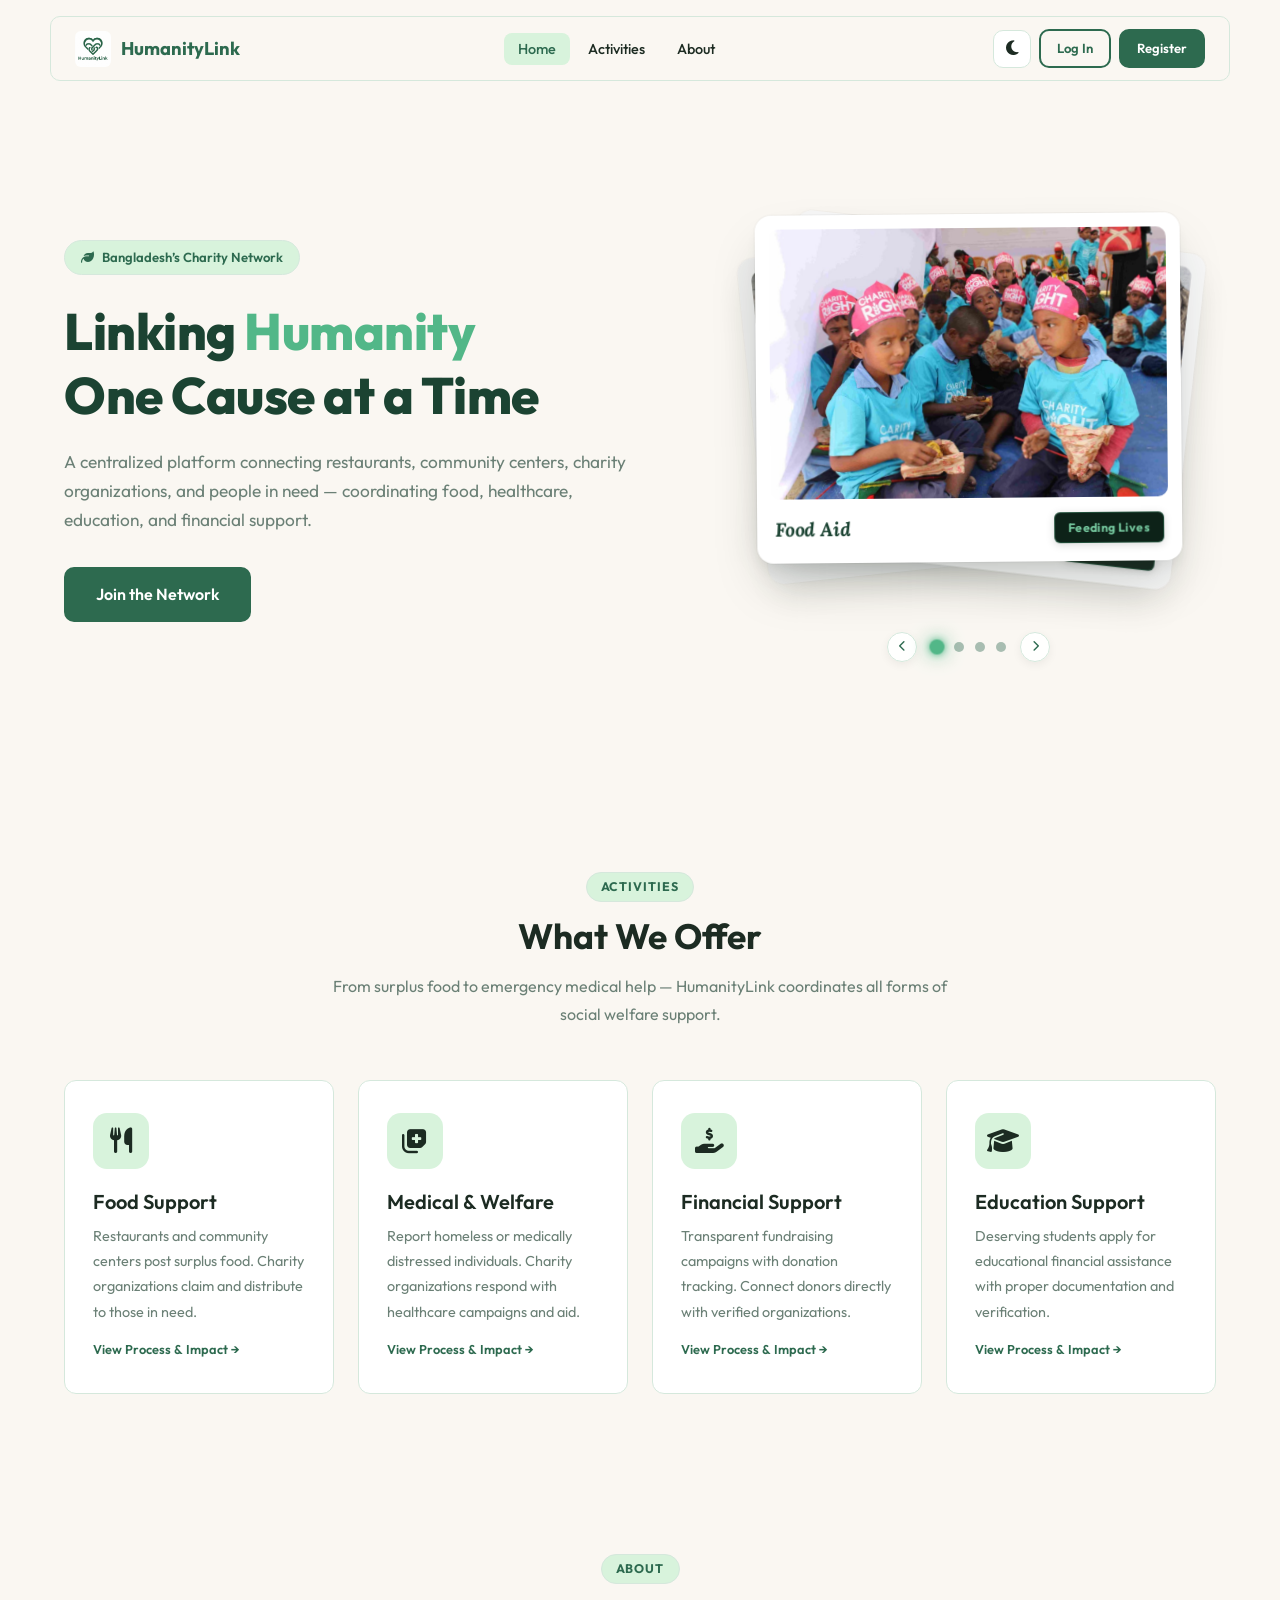
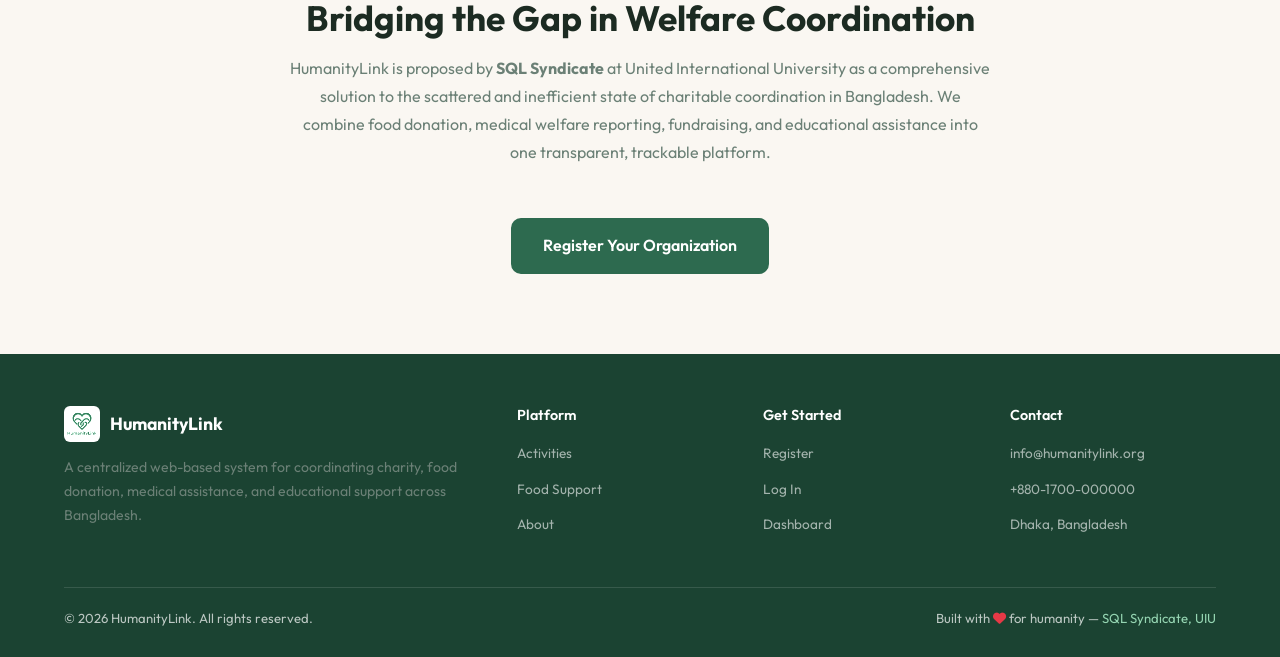
<file: index.html>
<!DOCTYPE html>
<html lang="en">
<head>
  <meta charset="UTF-8">
  <meta name="viewport" content="width=device-width,initial-scale=1">
  <meta name="description" content="HumanityLink - A centralized platform connecting charity organizations, food donors, and people in need across Bangladesh.">
  <title>HumanityLink – Connecting Charity &amp; Community</title>
  <link rel="stylesheet" href="https://cdnjs.cloudflare.com/ajax/libs/font-awesome/6.5.1/css/all.min.css">
  <link rel="stylesheet" href="styles.css?v=2">
  <script>
    (function(){
      var t = localStorage.getItem('hl_theme') ||
              (window.matchMedia('(prefers-color-scheme: dark)').matches ? 'dark' : 'light');
      if (t === 'dark') document.documentElement.classList.add('dark-theme');
    })();
  </script>
</head>
<body>

  <nav class="navbar" id="mainNavbar">
    <div class="nav-inner">
      <a href="index.html" class="nav-logo" id="nav-logo">
        <img src="assets/logo.jpg" alt="HumanityLink Logo">
        <span>HumanityLink</span>
      </a>
      <ul class="nav-links" id="navLinks">
        <li><a href="index.html" class="active" id="nav-home">Home</a></li>
        <li><a href="index.html#activities" id="nav-activities">Activities</a></li>
        <li><a href="index.html#about" id="nav-about">About</a></li>
      </ul>
      <div class="nav-actions" id="nav-actions"></div>
      <button class="hamburger" id="hamburger" aria-label="Menu">
        <span></span><span></span><span></span>
      </button>
    </div>
  </nav>

<div class="page-top">

  <!-- Hero -->
  <section class="hero" id="hero">
    <div class="container hero-container">
      <div class="hero-content fade-up">
        <div class="hero-badge"><i class="fa-solid fa-leaf"></i> Bangladesh&#8217;s Charity Network</div>
        <h1>Linking <span>Humanity</span><br>One Cause at a Time</h1>
        <p class="hero-desc">A centralized platform connecting restaurants, community centers, charity organizations, and people in need &mdash; coordinating food, healthcare, education, and financial support.</p>
        <div class="hero-cta">
          <a href="auth.html" class="btn btn-primary btn-lg" id="hero-join-btn">Join the Network</a>
          <a href="financial-support.html" class="btn btn-secondary btn-lg" id="hero-donate-btn" style="display:none"><i class="fa-solid fa-hand-holding-dollar"></i> Donate</a>
        </div>
      </div>

      <!-- Polaroid Card Stack Slider -->
      <div class="hero-slider-wrapper" id="heroSliderWrapper">
        <div class="hero-slider-deck" id="heroSliderDeck">

          <div class="polaroid-card active" data-index="0">
            <div class="polaroid-media">
              <img src="assets/hero-food-aid.jpg" alt="Food Aid Distribution">
            </div>
            <div class="polaroid-caption">
              <span class="polaroid-title">Food Aid</span>
              <span class="polaroid-badge">Feeding Lives</span>
            </div>
          </div>

          <div class="polaroid-card next" data-index="1">
            <div class="polaroid-media">
              <img src="assets/hero-medical-relief.jpg" alt="Medical Relief">
            </div>
            <div class="polaroid-caption">
              <span class="polaroid-title">Medical Relief</span>
              <span class="polaroid-badge">Healthcare</span>
            </div>
          </div>

          <div class="polaroid-card prev" data-index="2">
            <div class="polaroid-media">
              <img src="assets/hero-education.jpg" alt="Education Support">
            </div>
            <div class="polaroid-caption">
              <span class="polaroid-title">Education</span>
              <span class="polaroid-badge">Scholarships</span>
            </div>
          </div>

          <div class="polaroid-card hidden" data-index="3">
            <div class="polaroid-media">
              <img src="assets/hero-street-children.jpg" alt="Street Children Support">
            </div>
            <div class="polaroid-caption">
              <span class="polaroid-title">Children</span>
              <span class="polaroid-badge">Child Welfare</span>
            </div>
          </div>

        </div>

        <div class="hero-slider-controls">
          <button class="slider-arrow" id="sliderPrev" aria-label="Previous slide">
            <i class="fa-solid fa-chevron-left"></i>
          </button>
          <div class="hero-slider-dots" id="sliderDots">
            <button class="slider-dot active" data-dot="0" aria-label="Slide 1"></button>
            <button class="slider-dot" data-dot="1" aria-label="Slide 2"></button>
            <button class="slider-dot" data-dot="2" aria-label="Slide 3"></button>
            <button class="slider-dot" data-dot="3" aria-label="Slide 4"></button>
          </div>
          <button class="slider-arrow" id="sliderNext" aria-label="Next slide">
            <i class="fa-solid fa-chevron-right"></i>
          </button>
        </div>
      </div>

    </div>
  </section>


  <!-- Activities / What We Offer -->
  <section class="section" id="activities">
    <div class="container">
      <div class="section-header">
        <div class="section-tag">Activities</div>
        <h2>What We Offer</h2>
        <p>From surplus food to emergency medical help — HumanityLink coordinates all forms of social welfare support.</p>
      </div>
      <div class="features-grid">
        <div class="feature-card fade-up" onclick="handleOfferingClick('food')" id="feat-food" role="button" tabindex="0">
          <div class="feature-icon"><i class="fa-solid fa-utensils"></i></div>
          <h3>Food Support</h3>
          <p>Restaurants and community centers post surplus food. Charity organizations claim and distribute to those in need.</p>
          <div class="card-action-link">View Process &amp; Impact →</div>
        </div>
        <div class="feature-card fade-up fade-up-delay-1" onclick="handleOfferingClick('medical')" id="feat-medical" role="button" tabindex="0">
          <div class="feature-icon"><i class="fa-solid fa-notes-medical"></i></div>
          <h3>Medical &amp; Welfare</h3>
          <p>Report homeless or medically distressed individuals. Charity organizations respond with healthcare campaigns and aid.</p>
          <div class="card-action-link">View Process &amp; Impact →</div>
        </div>
        <div class="feature-card fade-up fade-up-delay-2" onclick="handleOfferingClick('financial')" id="feat-financial" role="button" tabindex="0">
          <div class="feature-icon"><i class="fa-solid fa-hand-holding-dollar"></i></div>
          <h3>Financial Support</h3>
          <p>Transparent fundraising campaigns with donation tracking. Connect donors directly with verified organizations.</p>
          <div class="card-action-link">View Process &amp; Impact →</div>
        </div>
        <div class="feature-card fade-up fade-up-delay-3" onclick="handleOfferingClick('education')" id="feat-education" role="button" tabindex="0">
          <div class="feature-icon"><i class="fa-solid fa-graduation-cap"></i></div>
          <h3>Education Support</h3>
          <p>Deserving students apply for educational financial assistance with proper documentation and verification.</p>
          <div class="card-action-link">View Process &amp; Impact →</div>
        </div>
      </div>
    </div>
  </section>


  <!-- CTA -->
  <section class="section" id="about">
    <div class="container text-center">
      <div class="section-header section-header-wide">
        <div class="section-tag">About</div>
        <h2>Bridging the Gap in Welfare Coordination</h2>
        <p>HumanityLink is proposed by <strong>SQL Syndicate</strong> at United International University as a comprehensive solution to the scattered and inefficient state of charitable coordination in Bangladesh. We combine food donation, medical welfare reporting, fundraising, and educational assistance into one transparent, trackable platform.</p>
      </div>
      <div class="btn-group-center">
        <a href="auth.html?tab=register" class="btn btn-primary btn-lg" id="cta-register-btn">Register Your Organization</a>
      </div>
    </div>
  </section>

</div>


  <footer class="footer">
    <div class="container">
      <div class="footer-grid">
        <div class="footer-brand">
          <div class="logo-row">
            <img src="assets/logo.jpg" alt="HumanityLink">
            <span>HumanityLink</span>
          </div>
          <p>A centralized web-based system for coordinating charity, food donation, medical assistance, and educational support across Bangladesh.</p>
        </div>
        <div class="footer-col">
          <h4>Platform</h4>
          <ul>
            <li><a href="index.html#activities">Activities</a></li>
            <li><a href="food-support.html">Food Support</a></li>
            <li><a href="index.html#about">About</a></li>
          </ul>
        </div>
        <div class="footer-col">
          <h4>Get Started</h4>
          <ul>
            <li><a href="auth.html">Register</a></li>
            <li><a href="auth.html">Log In</a></li>
            <li><a href="dashboard.html">Dashboard</a></li>
          </ul>
        </div>
        <div class="footer-col">
          <h4>Contact</h4>
          <ul>
            <li><a href="mailto:info@humanitylink.org">info@humanitylink.org</a></li>
            <li><a href="#">+880-1700-000000</a></li>
            <li><a href="#">Dhaka, Bangladesh</a></li>
          </ul>
        </div>
      </div>
      <div class="footer-bottom">
        <span>&copy; 2026 HumanityLink. All rights reserved.</span>
        <span>Built with <i class="fa-solid fa-heart footer-heart"></i> for humanity &mdash; <a href="#">SQL Syndicate, UIU</a></span>
      </div>
    </div>
  </footer>

<div class="toast-container" id="toastContainer"></div>
<script src="app.js?v=2"></script>
</body>
</html>
</file>
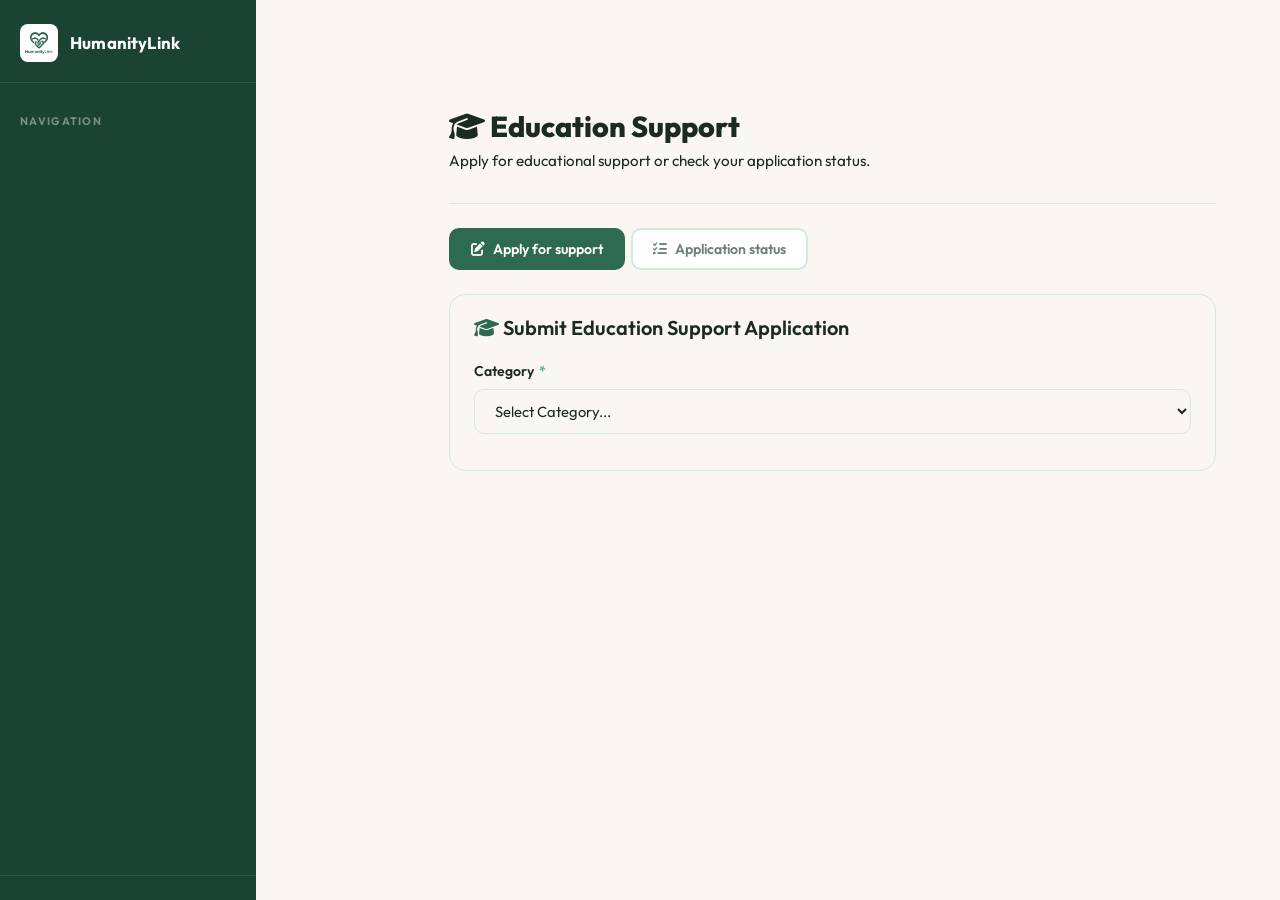
<file: education-support.html>
<!DOCTYPE html>
<html lang="en">
<head>
  <meta charset="UTF-8">
  <meta name="viewport" content="width=device-width,initial-scale=1">
  <meta name="description" content="HumanityLink Financial Support - Donate to charity campaigns and help those in need.">
  <title>Financial Support - HumanityLink</title>
  <link rel="stylesheet" href="https://cdnjs.cloudflare.com/ajax/libs/font-awesome/6.5.1/css/all.min.css">
  <link rel="stylesheet" href="styles.css">
  <style>
    /* ── Financial Support Page Styles ─────────────────────── */
    .fin-campaign-grid {
      display: grid;
      grid-template-columns: repeat(auto-fill, minmax(320px, 1fr));
      gap: 24px;
      margin-top: 20px;
    }
    .fin-campaign-card {
      background: var(--bg-card);
      border: 1px solid var(--border);
      border-radius: 16px;
      overflow: hidden;
      display: flex;
      flex-direction: column;
      transition: transform 0.2s, box-shadow 0.2s;
    }
    .fin-campaign-card:hover {
      transform: translateY(-3px);
      box-shadow: 0 8px 32px rgba(0,0,0,0.15);
    }
    .fin-campaign-img {
      width: 100%;
      height: 180px;
      object-fit: cover;
      background: var(--bg-secondary);
      display: flex;
      align-items: center;
      justify-content: center;
      color: var(--text-muted);
      font-size: 2.5rem;
    }
    .fin-campaign-img img { width:100%; height:100%; object-fit:cover; }
    .fin-campaign-body { padding: 20px; flex: 1; display: flex; flex-direction: column; }
    .fin-campaign-title { font-size: 1.1rem; font-weight: 700; margin: 0 0 6px; color: var(--text-color); }
    .fin-campaign-charity { font-size: 0.82rem; color: var(--text-muted); margin-bottom: 10px; }
    .fin-campaign-desc { font-size: 0.9rem; color: var(--text-muted); line-height: 1.55; margin-bottom: 16px; flex: 1; }
    .fin-progress-wrap { margin-bottom: 14px; }
    .fin-progress-bar-bg { background: var(--bg-secondary); border-radius: 99px; height: 8px; overflow: hidden; margin-bottom: 6px; }
    .fin-progress-bar-fill { height: 100%; border-radius: 99px; background: linear-gradient(90deg, #22c55e, #16a34a); transition: width 0.6s ease; }
    .fin-progress-labels { display: flex; justify-content: space-between; font-size: 0.8rem; }
    .fin-raised { font-weight: 700; color: var(--primary); }
    .fin-goal { color: var(--text-muted); }
    .fin-campaign-footer { display: flex; justify-content: space-between; align-items: center; border-top: 1px solid var(--border); padding-top: 14px; margin-top: 4px; }
    .fin-meta { font-size: 0.8rem; color: var(--text-muted); }
    .fin-deadline { color: var(--warning, #f59e0b); font-weight: 600; }

    /* Charity management card */
    .fin-mgmt-card {
      background: var(--bg-card);
      border: 1px solid var(--border);
      border-radius: 16px;
      padding: 20px 24px;
      display: flex;
      justify-content: space-between;
      align-items: flex-start;
      gap: 16px;
      flex-wrap: wrap;
      margin-bottom: 16px;
    }
    .fin-mgmt-info { flex: 1; min-width: 200px; }
    .fin-mgmt-title { font-weight: 700; font-size: 1rem; margin: 0 0 4px; }
    .fin-mgmt-meta { font-size: 0.82rem; color: var(--text-muted); }
    .fin-mgmt-raised { font-weight: 700; color: var(--primary); font-size: 1.1rem; }
    .fin-mgmt-progress { width: 100%; margin: 10px 0 0; }

    /* Donation history */
    .donation-hist-row {
      display: flex;
      align-items: center;
      gap: 16px;
      padding: 14px 0;
      border-bottom: 1px solid var(--border);
    }
    .donation-hist-row:last-child { border-bottom: none; }
    .donation-hist-amount {
      font-size: 1.2rem;
      font-weight: 700;
      color: var(--primary);
      min-width: 80px;
      text-align: right;
    }
    .donation-hist-info { flex: 1; }
    .donation-hist-campaign { font-weight: 600; font-size: 0.95rem; }
    .donation-hist-charity { font-size: 0.82rem; color: var(--text-muted); }
    .donation-hist-date { font-size: 0.78rem; color: var(--text-muted); white-space: nowrap; }

    /* Donate Modal */
    .donate-modal-overlay {
      display: none;
      position: fixed; inset: 0;
      background: rgba(0,0,0,0.55);
      z-index: 9000;
      align-items: center;
      justify-content: center;
    }
    .donate-modal-overlay.show { display: flex; }
    .donate-modal {
      background: var(--bg-card);
      border: 1px solid var(--border);
      border-radius: 20px;
      padding: 32px;
      width: 100%;
      max-width: 460px;
      margin: 20px;
      max-height: 80vh;
      overflow-y: auto;
    }
    .donate-modal::-webkit-scrollbar { width: 6px; }
    .donate-modal::-webkit-scrollbar-thumb { background: rgba(255,255,255,0.15); border-radius: 6px; }
    .donate-modal h3 { margin: 0 0 6px; font-size: 1.3rem; }
    .donate-modal p { margin: 0 0 20px; color: var(--text-muted); font-size: 0.9rem; }
    .amount-presets { display: flex; gap: 10px; flex-wrap: wrap; margin-bottom: 12px; }
    .amount-btn { padding: 8px 18px; border: 1.5px solid var(--primary); border-radius: 99px; background: transparent; color: var(--primary); font-weight: 600; cursor: pointer; transition: all 0.15s; font-size: 0.9rem; }
    .amount-btn:hover, .amount-btn.selected { background: var(--primary); color: #fff; }
    .fin-stat-row { display:grid; grid-template-columns:repeat(auto-fill,minmax(150px,1fr)); gap:16px; margin-bottom:28px; }
    .fin-stat-card { background:var(--bg-card); border:1px solid var(--border); border-radius:12px; padding:18px 20px; }
    .fin-stat-num { font-size:1.8rem; font-weight:800; color:var(--primary); }
    .fin-stat-lbl { font-size:0.82rem; color:var(--text-muted); margin-top:2px; }

    /* Payment Success Modal */
    .pay-success-overlay {
      display: none; position: fixed; inset: 0;
      background: rgba(0,0,0,0.65); z-index: 9999;
      align-items: center; justify-content: center;
    }
    .pay-success-overlay.show { display: flex; }
    .pay-success-modal {
      background: #1C2027; border: 1px solid var(--border);
      border-radius: 24px; padding: 40px 36px; width: 100%;
      max-width: 420px; margin: 20px;
      text-align: center;
      animation: successSlideUp 0.4s cubic-bezier(0.34,1.56,0.64,1);
    }
    @keyframes successSlideUp {
      from { opacity: 0; transform: translateY(40px) scale(0.93); }
      to   { opacity: 1; transform: translateY(0) scale(1); }
    }
    /* Animated checkmark */
    .success-icon-wrap {
      width: 80px; height: 80px; border-radius: 50%;
      background: rgba(34,197,94,0.12); border: 3px solid #22c55e;
      display: flex; align-items: center; justify-content: center;
      margin: 0 auto 20px;
      animation: popIn 0.5s 0.1s cubic-bezier(0.34,1.56,0.64,1) both;
    }
    @keyframes popIn {
      from { transform: scale(0); opacity: 0; }
      to   { transform: scale(1); opacity: 1; }
    }
    .success-icon-wrap i { font-size: 2.2rem; color: #22c55e; }
    .pay-success-modal h2 { margin: 0 0 6px; font-size: 1.5rem; font-weight: 800; }
    .pay-success-modal .success-sub { color: var(--text-muted); font-size: 0.9rem; margin-bottom: 24px; }
    .pay-success-receipt {
      background: rgba(255,255,255,0.04); border: 1px solid var(--border);
      border-radius: 14px; padding: 16px 20px; margin-bottom: 24px; text-align: left;
    }
    .pay-success-receipt .receipt-row {
      display: flex; justify-content: space-between; align-items: center;
      padding: 8px 0; border-bottom: 1px solid rgba(255,255,255,0.05);
      font-size: 0.88rem;
    }
    .pay-success-receipt .receipt-row:last-child { border-bottom: none; }
    .pay-success-receipt .receipt-label { color: var(--text-muted); }
    .pay-success-receipt .receipt-value { font-weight: 700; color: var(--text); }
    .pay-success-receipt .receipt-amount { font-size: 1.1rem; color: #22c55e; }
    .pay-success-receipt .receipt-txn { font-family: monospace; font-size: 0.8rem; color: var(--primary); }

    /* Card type selector — matches MFS style */
    .card-type-selector { display:flex; gap:20px; justify-content:center; margin-bottom:15px; }
    .card-type-btn {
      cursor:pointer; display:flex; flex-direction:column; align-items:center; gap:5px;
    }
    .card-type-btn input[type=radio] { display:none; }
    .card-type-btn img {
      width:50px; height:50px; object-fit:contain; border-radius:8px;
      background:#fff; padding:2px;
      border: 2px solid transparent;
      transition: border-color 0.18s, box-shadow 0.18s;
    }
    .card-type-btn:hover img { border-color: var(--primary); }
    .card-type-btn.active img {
      border-color: var(--primary);
      box-shadow: 0 0 0 3px rgba(99,102,241,0.25);
    }
  </style>
</head>
<body class="has-sidebar">

<!-- ── Sidebar ── -->
<aside class="app-sidebar" id="appSidebar">
  <a href="index.html" class="app-sidebar-logo" id="sidebar-logo-link">
    <img src="assets/logo.jpg" alt="HumanityLink">
    <span>HumanityLink</span>
  </a>
  <nav class="app-sidebar-nav" id="fin-sidebar-nav">
    <div class="app-sidebar-section-label">Navigation</div>
    <!-- Nav links injected by JS based on account type -->
  </nav>
  <div class="app-sidebar-spacer"></div>
  <div class="app-sidebar-account" id="sidebarAccount"></div>
</aside>

<button class="sidebar-overlay" id="sidebarOverlay" onclick="closeSidebar()" aria-label="Close sidebar"></button>

<div class="app-topbar" id="appTopbar">
  <button class="sidebar-toggle" onclick="toggleSidebar()" aria-label="Toggle sidebar">
    <i class="fa-solid fa-bars"></i>
  </button>
  <div class="topbar-title">Financial Support</div>
  <div class="topbar-right" id="topbarRight"></div>
  <button class="btn btn-ghost theme-toggle-btn" onclick="toggleTheme()" id="themeToggleBtn" aria-label="Toggle theme">
    <i class="fa-solid fa-moon"></i>
  </button>
  <button class="btn btn-ghost" onclick="document.getElementById('logoutBtn').click()" style="display:none" id="topbarLogout">
    <i class="fa-solid fa-arrow-right-from-bracket"></i>
  </button>
</div>

<button id="logoutBtn" style="display:none" onclick="apiPost('logout.php',{}).then(()=>{window.location.href='auth.html';})"></button>

<!-- ── Main Content ── -->
<div class="app-main" id="appMain">
<div class="container mw-container">

  <!-- ═══ EDUCATION SUPPORT DASHBOARD ═══════════════════════════════════ -->
  <div id="edu-section" class="fin-section">
    <div class="page-header" style="margin-bottom:24px;">
      <h1><i class="fa-solid fa-graduation-cap"></i> Education Support</h1>
      <p style="color:var(--text-muted); margin-top:4px;">Apply for educational support or check your application status.</p>
    </div>

    <!-- Education Tabs -->
    <div class="mw-tabs" style="margin-bottom:24px; display:flex; overflow-x:auto;">
      <button class="mw-tab active" id="tab-edu-apply" onclick="showEduTab('apply')" style="white-space:nowrap;">
        <i class="fa-solid fa-pen-to-square"></i> Apply for support
      </button>
      <button class="mw-tab" id="tab-edu-status" onclick="showEduTab('status')" style="white-space:nowrap;">
        <i class="fa-solid fa-list-check"></i> Application status
      </button>
    </div>

    <!-- Apply for Support Form -->
    <div id="edu-sub-apply">
      <div class="fin-mgmt-card" style="display:block;">
        <h3 style="margin-top:0; margin-bottom:20px;"><i class="fa-solid fa-graduation-cap" style="color:var(--primary);"></i> Submit Education Support Application</h3>
        
        <form id="eduSupportForm" onsubmit="submitEduSupport(event)">
          <div class="form-group" style="margin-bottom:16px;">
            <label>Category <span class="req">*</span></label>
            <select id="edu-category" class="form-control" required onchange="toggleEduCategory(this.value)">
              <option value="">Select Category...</option>
              <option value="individual">Individual</option>
              <option value="group">Group / Organization</option>
            </select>
          </div>

          <!-- Individual Fields -->
          <div id="edu-individual-fields" style="display:none;">
            <div class="form-group" style="margin-bottom:16px;">
              <label>Individual Name <span class="req">*</span></label>
              <input type="text" id="edu-ind-name" class="form-control" placeholder="Student's Name">
            </div>
            <div class="form-group" style="margin-bottom:16px;">
              <label>Birth Certificate / NID Number <span class="req">*</span></label>
              <input type="text" id="edu-ind-nid" class="form-control" placeholder="ID Number">
            </div>
            <div class="form-group" style="margin-bottom:16px;">
              <label>Academic Document <span class="req">*</span></label>
              <input type="file" id="edu-ind-doc" class="form-control" accept=".pdf">
            </div>
          </div>

          <!-- Group Fields -->
          <div id="edu-group-fields" style="display:none;">
            <div class="form-group" style="margin-bottom:16px;">
              <label>Organization Name <span class="req">*</span></label>
              <input type="text" id="edu-grp-name" class="form-control" placeholder="Name of Institution">
            </div>
            <div class="form-group" style="margin-bottom:16px;">
              <label>Organization Category <span class="req">*</span></label>
              <select id="edu-grp-cat" class="form-control">
                <option value="">Select...</option>
                <option value="orphanage">Orphanage</option>
                <option value="primary_school">Primary School</option>
                <option value="madrasha">Madrasha</option>
              </select>
            </div>
            <div class="form-group" style="margin-bottom:16px;">
              <label>Organization Documentation <span class="req">*</span></label>
              <input type="file" id="edu-grp-doc" class="form-control" accept=".pdf">
            </div>
          </div>

          <!-- Common Fields -->
          <div id="edu-common-fields" style="display:none;">
            <div class="form-group" style="margin-bottom:16px;">
              <label>Reason for Support <span class="req">*</span></label>
              <textarea id="edu-reason" class="form-control" rows="4" placeholder="Detail the reasons why financial support is needed..." required></textarea>
            </div>
            <div class="form-group" style="margin-bottom:20px;">
              <label>Support Amount (৳) <span class="req">*</span></label>
              <input type="number" id="edu-amount" class="form-control" placeholder="Estimated required amount" min="1" required>
            </div>
            
            <button type="submit" class="btn btn-primary" id="edu-submit-btn" style="width:100%;">
              <i class="fa-solid fa-paper-plane"></i> Submit Application
            </button>
            <div id="edu-form-error" class="form-error-msg" style="display:none; margin-top:12px;"></div>
            <div id="edu-form-success" style="display:none; margin-top:12px; color:#22c55e; font-weight:600; text-align:center;">Application submitted successfully!</div>
          </div>
        </form>
      </div>
    </div>

    <!-- Application Status Tab -->
    <div id="edu-sub-status" class="hidden">
      <div id="edu-status-list" style="display:flex; flex-direction:column; gap:16px;">
        <!-- Injected via JS -->
      </div>
      <div id="edu-status-empty" class="hidden" style="text-align:center; padding:60px 20px; color:var(--text-muted);">
        <i class="fa-solid fa-folder-open" style="font-size:3rem; margin-bottom:16px; display:block;"></i>
        <h3>No applications found</h3>
        <p>You have not submitted any education support applications yet.</p>
      </div>
    </div>
  </div>

</div><!-- /.mw-container -->
</div><!-- /.app-main -->

<!-- ═══ DONATE MODAL ═══════════════════════════════════════════ -->
<div class="donate-modal-overlay" id="donateModal">
  <div class="donate-modal" style="background-color: #1C2027;">
    <div style="display:flex;justify-content:space-between;align-items:flex-start;margin-bottom:6px">
      <h3 id="donate-modal-title"><i class="fa-solid fa-heart" style="color:var(--primary)"></i> Make a Donation</h3>
      <button class="btn btn-ghost" onclick="closeDonateModal()" style="padding:4px 8px;font-size:1.1rem"><i class="fa-solid fa-xmark"></i></button>
    </div>
    <p id="donate-modal-subtitle">Your contribution will go directly to the campaign.</p>
    <div class="amount-presets">
      <button class="amount-btn" onclick="selectAmount(100)">৳100</button>
      <button class="amount-btn" onclick="selectAmount(250)">৳250</button>
      <button class="amount-btn" onclick="selectAmount(500)">৳500</button>
      <button class="amount-btn" onclick="selectAmount(1000)">৳1,000</button>
      <button class="amount-btn" onclick="selectAmount(2500)">৳2,500</button>
    </div>
    <div class="form-group">
      <label for="donate-amount">Amount (৳) <span class="req">*</span></label>
      <input type="number" id="donate-amount" class="form-control" placeholder="Enter amount" min="1" step="1" autocomplete="off">
    </div>
    <div class="form-group">
      <label for="donate-message">Message <span style="font-size:0.8rem;color:var(--muted)">(Optional)</span></label>
      <textarea id="donate-message" class="form-control" rows="2" placeholder="Leave an encouraging message..."></textarea>
    </div>
    <div class="form-group" style="margin-top: 15px;">
      <label>Payment Method <span class="req">*</span></label>
      <div style="display:flex; gap:10px; margin-top:5px; margin-bottom:15px;">
        <label style="flex:1; cursor:pointer; background:rgba(255,255,255,0.05); padding:10px; border-radius:8px; border:1px solid var(--border); text-align:center; display:flex; flex-direction:column; align-items:center; gap:8px;" onclick="document.getElementById('mfs-options').style.display='none'; document.getElementById('payment-card-details').style.display='block'; document.getElementById('payment-mfs-details').style.display='none';">
          <input type="radio" name="payment_method" value="card" checked style="margin:0;">
          <span><i class="fa-solid fa-credit-card"></i> Card</span>
        </label>
        <label style="flex:1; cursor:pointer; background:rgba(255,255,255,0.05); padding:10px; border-radius:8px; border:1px solid var(--border); text-align:center; display:flex; flex-direction:column; align-items:center; gap:8px;" onclick="document.getElementById('mfs-options').style.display='flex'; document.getElementById('payment-card-details').style.display='none'; document.getElementById('payment-mfs-details').style.display='block';">
          <input type="radio" name="payment_method" value="mfs" style="margin:0;">
          <span><i class="fa-solid fa-mobile-screen-button"></i> Mobile Banking</span>
        </label>
      </div>

      <div id="mfs-options" style="display:none; gap:20px; justify-content:center; margin-bottom:15px;">
        <label style="cursor:pointer; display:flex; flex-direction:column; align-items:center; gap:5px;" onclick="document.getElementById('mfs-number-label').innerText='Nagad Number'">
          <input type="radio" name="mfs_provider" value="nagad" checked>
          <img src="assets/nagad.jpg" alt="Nagad" style="width:50px; height:50px; object-fit:contain; border-radius:8px; background:#fff; padding:2px;">
        </label>
        <label style="cursor:pointer; display:flex; flex-direction:column; align-items:center; gap:5px;" onclick="document.getElementById('mfs-number-label').innerText='bKash Number'">
          <input type="radio" name="mfs_provider" value="bkash">
          <img src="assets/bkash.jpg" alt="bKash" style="width:50px; height:50px; object-fit:contain; border-radius:8px; background:#fff; padding:2px;">
        </label>
        <label style="cursor:pointer; display:flex; flex-direction:column; align-items:center; gap:5px;" onclick="document.getElementById('mfs-number-label').innerText='Rocket Number'">
          <input type="radio" name="mfs_provider" value="rocket">
          <img src="assets/rocket.png" alt="Rocket" style="width:50px; height:50px; object-fit:contain; border-radius:8px; background:#fff; padding:2px;">
        </label>
      </div>



      <div id="payment-card-details" style="display:block; padding:15px; background:rgba(255,255,255,0.02); border-radius:8px; border:1px solid var(--border);">
        <!-- Card Type Selector -->
        <label style="display:block; margin-bottom:8px; font-size:0.85rem; font-weight:600;">Card Network <span style="color:var(--primary)">*</span></label>
        <div class="card-type-selector">
          <label class="card-type-btn active" id="card-type-visa" onclick="selectCardType('visa')">
            <input type="radio" name="card_type" value="visa" checked>
            <img src="assets/visa.jpg" alt="Visa">
          </label>
          <label class="card-type-btn" id="card-type-mastercard" onclick="selectCardType('mastercard')">
            <input type="radio" name="card_type" value="mastercard">
            <img src="assets/mastercard.jpg" alt="Mastercard">
          </label>
          <label class="card-type-btn" id="card-type-nexus" onclick="selectCardType('nexus')">
            <input type="radio" name="card_type" value="nexus">
            <img src="assets/nexuspay.jpg" alt="NexusPay">
          </label>
        </div>
        <label>Cardholder Name</label>
        <input type="text" id="card-name" class="form-control" placeholder="John Doe" style="margin-bottom:10px;" autocomplete="off" autocorrect="off" autocapitalize="off">
        <label>Card Number</label>
        <input type="text" id="card-number" class="form-control" placeholder="0000 0000 0000 0000" maxlength="19" style="margin-bottom:10px;" autocomplete="off" inputmode="numeric">
        <div style="display:flex; gap:10px;">
          <div style="flex:1;">
            <label>Expiry Date</label>
            <input type="text" id="card-expiry" class="form-control" placeholder="MM/YY" maxlength="5" autocomplete="off" inputmode="numeric">
          </div>
          <div style="flex:1;">
            <label>CVV</label>
            <input type="password" id="card-cvv" class="form-control" placeholder="***" maxlength="4" autocomplete="new-password" inputmode="numeric">
          </div>
        </div>
      </div>

      <div id="payment-mfs-details" style="display:none; padding:15px; background:rgba(255,255,255,0.02); border-radius:8px; border:1px solid var(--border);">
        <label id="mfs-number-label">Nagad Number</label>
        <input type="text" id="mfs-number" class="form-control" placeholder="01XXXXXXXXX" maxlength="11" style="margin-bottom:10px;" autocomplete="off" inputmode="numeric">
        <label>PIN / OTP (Simulation Only)</label>
        <input type="password" id="mfs-pin" class="form-control" placeholder="****" maxlength="6" autocomplete="new-password" inputmode="numeric">
      </div>
    </div>
    <div id="donate-error" class="form-error-msg" style="display:none"></div>
    <div style="display:flex;gap:12px;margin-top:20px">
      <button class="btn btn-primary" onclick="submitDonation()" id="donate-submit-btn" style="flex:1">
        Donate Now
      </button>
      <button class="btn btn-ghost" onclick="closeDonateModal()">Cancel</button>
    </div>
  </div>
</div>

<!-- ═══ DONORS LIST MODAL ════════════════════════════════════ -->
<div class="modal-overlay" id="donorsModal">
  <div class="modal-box" style="max-width:500px">
    <div class="modal-header">
      <h3 id="donors-modal-title"><i class="fa-solid fa-users"></i> Donors</h3>
      <button class="modal-close" onclick="closeDonorsModal()"><i class="fa-solid fa-xmark"></i></button>
    </div>
    <div id="donors-modal-list" style="padding:0 24px 24px;max-height:400px;overflow-y:auto"></div>
  </div>
</div>

<!-- ═══ PAYMENT SUCCESS MODAL ══════════════════════════════════ -->
<div class="pay-success-overlay" id="paySuccessModal">
  <div class="pay-success-modal">
    <div class="success-icon-wrap">
      <i class="fa-solid fa-check"></i>
    </div>
    <h2>Payment Successful!</h2>
    <p class="success-sub">Thank you for your generous contribution 🎉</p>
    <div class="pay-success-receipt">
      <div class="receipt-row">
        <span class="receipt-label"><i class="fa-solid fa-bangladeshi-taka-sign"></i> Amount</span>
        <span class="receipt-value receipt-amount" id="psr-amount">—</span>
      </div>
      <div class="receipt-row">
        <span class="receipt-label"><i class="fa-solid fa-credit-card"></i> Method</span>
        <span class="receipt-value" id="psr-method">—</span>
      </div>
      <div class="receipt-row">
        <span class="receipt-label"><i class="fa-solid fa-hashtag"></i> Transaction ID</span>
        <span class="receipt-value receipt-txn" id="psr-txnid">—</span>
      </div>
      <div class="receipt-row">
        <span class="receipt-label"><i class="fa-regular fa-clock"></i> Date & Time</span>
        <span class="receipt-value" id="psr-date">—</span>
      </div>
    </div>
    <button class="btn btn-primary" style="width:100%; font-size:1rem;" onclick="closePaySuccessModal()">
      <i class="fa-solid fa-circle-check"></i> Done
    </button>
  </div>
</div>

<script src="app.js"></script>
</body>
</html>
</file>
<file: styles.css>
@import url("https://fonts.googleapis.com/css2?family=Outfit:wght@300;400;500;600;700;800&family=Lora:ital,wght@0,400;0,600;1,400&display=swap");
*,
*::before,
*::after {
  box-sizing: border-box;
  margin: 0;
  padding: 0;
}
html {
  scroll-behavior: smooth;
  font-size: 16px;
}
body {
  font-family: "Outfit", sans-serif;
  background-color: var(--bg);
  color: var(--text);
  line-height: 1.6;
  min-height: 100vh;
  transition:
    background-color var(--transition),
    color var(--transition);
}
:root {
  --bg: #faf7f2;
  --bg2: #f2ede4;
  --primary: #2d6a4f;
  --primary-d: #1b4332;
  --secondary: #52b788;
  --accent: #95d5b2;
  --accent-l: #d8f3dc;
  --card: #ffffff;
  --text: #1c2b22;
  --muted: #6b8076;
  --border: #d5e8dc;
  --warn: #e67e22;
  --radius: 12px;
  --radius-sm: 8px;
  --transition: 0.25s ease;
  --nav-bg: rgba(250, 247, 242, 0.96);
  --modal-bg: rgba(28, 43, 34, 0.55);
}

html.dark-theme {
  --bg: #000000;
  --bg2: #111412;
  --primary: #08b252;
  --primary-d: #068c40;
  --secondary: #0bcc5d;
  --accent: #08b252;
  --accent-l: rgba(8, 178, 82, 0.15);
  --card: #161917;
  --text: #e8ebe9;
  --muted: #8f9994;
  --border: #242926;
  --warn: #f39c12;
  --nav-bg: rgba(0, 0, 0, 0.95);
  --modal-bg: rgba(0, 0, 0, 0.85);
}

h1,
h2,
h3,
h4,
h5 {
  font-family: "Outfit", sans-serif;
  color: var(--text);
  line-height: 1.25;
}
h1 {
  font-size: clamp(2rem, 5vw, 3.2rem);
  font-weight: 800;
}
h2 {
  font-size: clamp(1.5rem, 3vw, 2.2rem);
  font-weight: 700;
}
h3 {
  font-size: 1.25rem;
  font-weight: 600;
}
h4 {
  font-size: 1.05rem;
  font-weight: 600;
}
p {
  color: var(--muted);
  line-height: 1.75;
}
a {
  text-decoration: none;
  color: inherit;
}
::-webkit-scrollbar {
  width: 6px;
}
::-webkit-scrollbar-track {
  background: var(--bg);
}
::-webkit-scrollbar-thumb {
  background: var(--secondary);
  border-radius: 10px;
}
.container {
  max-width: 1200px;
  margin: 0 auto;
  padding: 0 24px;
}
.text-center {
  text-align: center;
}
.hidden {
  display: none !important;
}
/* Buttons */
.btn {
  display: inline-flex;
  align-items: center;
  justify-content: center;
  gap: 8px;
  padding: 10px 22px;
  border-radius: 10px;
  font-family: "Outfit", sans-serif;
  font-size: 0.9rem;
  font-weight: 600;
  cursor: pointer;
  transition: all var(--transition);
  border: 2px solid transparent;
  white-space: nowrap;
}
.btn-primary {
  background: var(--primary);
  color: #fff;
  border-color: var(--primary);
}
.btn-primary:hover {
  background: var(--primary-d);
  border-color: var(--primary-d);
  transform: translateY(-1px);
}
.btn-outline {
  background: transparent;
  color: var(--primary);
  border-color: var(--primary);
}
.btn-outline:hover {
  background: var(--primary);
  color: #fff;
  transform: translateY(-1px);
}
.btn-secondary {
  background: var(--secondary);
  color: #fff;
  border-color: var(--secondary);
}
.btn-secondary:hover {
  background: #3a9b72;
  border-color: #3a9b72;
  transform: translateY(-1px);
}
.btn-sm {
  padding: 7px 16px;
  font-size: 0.82rem;
}
.btn-lg {
  padding: 13px 30px;
  font-size: 1rem;
}
.btn-danger {
  background: #c0392b;
  color: #fff;
  border-color: #c0392b;
}
.btn-danger:hover {
  background: #a93226;
}
.btn-ghost {
  background: transparent;
  color: var(--muted);
  border-color: transparent;
}
.btn-ghost:hover {
  background: var(--accent-l);
  color: var(--primary);
}
.btn-full {
  width: 100%;
}
/* Navbar */
.navbar {
  position: fixed;
  top: 16px;
  left: 50%;
  transform: translateX(-50%);
  width: calc(100% - 48px);
  max-width: 1180px;
  background: var(--nav-bg);
  border: 1.5px solid var(--border);
  border-radius: 10px;
  z-index: 1000;
  backdrop-filter: blur(10px);
  -webkit-backdrop-filter: blur(10px);
  transition: all var(--transition);
}
.navbar.scrolled {
  background: var(--nav-bg);
  border-color: var(--secondary);
}
.nav-inner {
  display: flex;
  align-items: center;
  justify-content: space-between;
  padding: 12px 24px;
  gap: 16px;
  position: relative;
}
.nav-logo {
  display: flex;
  align-items: center;
  gap: 10px;
  font-weight: 700;
  font-size: 1.15rem;
  color: var(--primary);
  transition: opacity var(--transition);
}
.nav-logo:hover {
  opacity: 0.8;
}
.nav-logo img {
  width: 36px;
  height: 36px;
  object-fit: contain;
  border-radius: 6px;
}
.nav-links {
  display: flex;
  align-items: center;
  gap: 4px;
  list-style: none;
}
.nav-links a {
  padding: 7px 14px;
  border-radius: 8px;
  font-size: 0.9rem;
  font-weight: 500;
  color: var(--text);
  transition: all var(--transition);
}
.nav-links a:hover,
.nav-links a.active {
  background: var(--accent-l);
  color: var(--primary);
}
.nav-actions {
  display: flex;
  align-items: center;
  gap: 8px;
}
/* Theme toggle button */
.theme-toggle-btn {
  display: flex;
  align-items: center;
  justify-content: center;
  width: 36px;
  height: 36px;
  border-radius: 50%;
  border: 1.5px solid var(--border);
  background: var(--card);
  color: var(--primary);
  font-size: 0.95rem;
  cursor: pointer;
  transition: all var(--transition);
  outline: none;
  flex-shrink: 0;
}
.theme-toggle-btn:hover {
  background: var(--accent-l);
  border-color: var(--secondary);
  transform: rotate(20deg) scale(1.1);
}
html.dark-theme .theme-toggle-btn {
  color: #f4c430;
  border-color: rgba(244, 196, 48, 0.3);
  background: rgba(244, 196, 48, 0.08);
}
html.dark-theme .theme-toggle-btn:hover {
  background: rgba(244, 196, 48, 0.15);
  border-color: #f4c430;
  box-shadow: 0 0 12px rgba(244, 196, 48, 0.25);
}
.nav-user-menu {
  position: relative;
}
.nav-user-btn {
  display: flex;
  align-items: center;
  gap: 8px;
  padding: 7px 14px;
  border-radius: 8px;
  border: 1.5px solid var(--border);
  background: var(--card);
  cursor: pointer;
  font-family: "Outfit", sans-serif;
  font-size: 0.88rem;
  font-weight: 500;
  color: var(--text);
  transition: all var(--transition);
}
.nav-user-btn:hover {
  border-color: var(--secondary);
}
.nav-user-btn .avatar {
  width: 28px;
  height: 28px;
  border-radius: 50%;
  background: var(--accent-l);
  display: flex;
  align-items: center;
  justify-content: center;
  font-size: 0.8rem;
  font-weight: 700;
  color: var(--primary);
}
.nav-dropdown {
  position: absolute;
  top: calc(100% + 8px);
  right: 0;
  background: var(--card);
  border: 1.5px solid var(--border);
  border-radius: 10px;
  min-width: 180px;
  overflow: hidden;
  opacity: 0;
  visibility: hidden;
  transform: translateY(-6px);
  transition: all var(--transition);
}
.nav-user-menu.open .nav-dropdown {
  opacity: 1;
  visibility: visible;
  transform: translateY(0);
}
.nav-dropdown a,
.nav-dropdown button {
  display: flex;
  align-items: center;
  gap: 10px;
  width: 100%;
  padding: 11px 16px;
  font-family: "Outfit", sans-serif;
  font-size: 0.88rem;
  font-weight: 500;
  color: var(--text);
  background: none;
  border: none;
  cursor: pointer;
  transition: background var(--transition);
  text-align: left;
}
.nav-dropdown a:hover,
.nav-dropdown button:hover {
  background: var(--accent-l);
}
.nav-dropdown hr {
  border: none;
  border-top: 1px solid var(--border);
  margin: 4px 0;
}
.hamburger {
  display: none;
  flex-direction: column;
  gap: 5px;
  cursor: pointer;
  padding: 4px;
  border: none;
  background: none;
}
.hamburger span {
  display: block;
  width: 22px;
  height: 2px;
  background: var(--text);
  border-radius: 2px;
  transition: all var(--transition);
}
.page-top {
  padding-top: 90px;
}
/* Hero Section */
.hero {
  position: relative;
  min-height: calc(88vh - 90px);
  display: flex;
  align-items: center;
  overflow: hidden;
  background: var(--bg);
  padding: 40px 0 60px;
}
.hero-container {
  display: grid;
  grid-template-columns: 11fr 9fr;
  align-items: center;
  gap: 52px;
  width: 100%;
}
.hero-content {
  max-width: 580px;
}
.hero-badge {
  display: inline-flex;
  align-items: center;
  gap: 8px;
  background: var(--accent-l);
  color: var(--primary);
  padding: 6px 16px;
  border-radius: 50px;
  font-size: 0.82rem;
  font-weight: 600;
  margin-bottom: 24px;
  border: 1px solid var(--border);
}
.hero h1 {
  color: var(--primary-d);
  margin-bottom: 20px;
  letter-spacing: -0.5px;
}
.hero h1 span {
  color: var(--secondary);
}
.hero p.hero-desc {
  font-size: 1.08rem;
  margin-bottom: 32px;
  color: var(--muted);
  line-height: 1.7;
}
.hero-cta {
  display: flex;
  gap: 14px;
  flex-wrap: wrap;
}
.hero-stats {
  display: flex;
  gap: 32px;
  margin-top: 48px;
  flex-wrap: wrap;
}
.stat-item .num {
  font-size: 1.8rem;
  font-weight: 800;
  color: var(--primary);
  line-height: 1;
}
.stat-item .label {
  font-size: 0.8rem;
  color: var(--muted);
  font-weight: 500;
  margin-top: 4px;
}

/* Polaroid Card Stack Slider */
.hero-slider-wrapper {
  position: relative;
  display: flex;
  flex-direction: column;
  align-items: center;
  justify-content: center;
  width: 100%;
  max-width: 480px;
  margin: 0 auto;
  perspective: 1200px;
  padding: 24px 20px 10px;
}
.hero-slider-deck {
  position: relative;
  width: 100%;
  max-width: 425px;
  height: 380px;
}
.polaroid-card {
  position: absolute;
  top: 0;
  left: 0;
  width: 100%;
  background: #ffffff;
  border-radius: 16px;
  padding: 14px 14px 18px 14px;
  box-sizing: border-box;
  box-shadow:
    0 20px 42px -12px rgba(28, 43, 34, 0.18),
    0 4px 12px -2px rgba(28, 43, 34, 0.06),
    0 0 0 1px rgba(0, 0, 0, 0.04);
  transition:
    transform 0.65s cubic-bezier(0.22, 1, 0.36, 1),
    opacity 0.5s ease,
    box-shadow 0.4s ease,
    filter 0.5s ease;
  user-select: none;
  cursor: pointer;
  will-change: transform, opacity;
}

/* Realistic Stacked Polaroids (Image 1 aesthetic) */
.polaroid-card.active {
  transform: rotate(-0.5deg) translate3d(0, 0, 0) scale(1);
  opacity: 1;
  z-index: 10;
  box-shadow:
    0 26px 54px -12px rgba(28, 43, 34, 0.22),
    0 8px 18px -4px rgba(28, 43, 34, 0.08),
    0 0 0 1px rgba(0, 0, 0, 0.04);
  pointer-events: auto;
}
.polaroid-card.next {
  transform: rotate(6.5deg) translate3d(16px, 10px, -20px) scale(0.97);
  opacity: 0.96;
  z-index: 8;
  filter: brightness(0.97);
  pointer-events: auto;
  box-shadow:
    0 20px 40px -10px rgba(28, 43, 34, 0.15),
    0 0 0 1px rgba(0, 0, 0, 0.03);
}
.polaroid-card.prev {
  transform: rotate(-6deg) translate3d(-18px, 12px, -40px) scale(0.94);
  opacity: 0.92;
  z-index: 6;
  filter: brightness(0.93);
  pointer-events: auto;
  box-shadow:
    0 16px 36px -10px rgba(28, 43, 34, 0.12),
    0 0 0 1px rgba(0, 0, 0, 0.03);
}
.polaroid-card.hidden {
  transform: rotate(2deg) translate3d(0, 22px, -60px) scale(0.9);
  opacity: 0;
  z-index: 4;
  pointer-events: none;
}

.hero-slider-deck:hover .polaroid-card.active {
  transform: rotate(0deg) translate3d(0, -6px, 10px) scale(1.02);
  box-shadow:
    0 32px 64px -12px rgba(28, 43, 34, 0.28),
    0 12px 24px -6px rgba(28, 43, 34, 0.1);
}
.polaroid-media {
  width: 100%;
  height: 270px;
  border-radius: 10px;
  overflow: hidden;
  background: #eae5dc;
  position: relative;
}
.polaroid-media img {
  width: 100%;
  height: 100%;
  object-fit: cover;
  display: block;
  transition: transform 0.6s ease;
}
.hero-slider-deck:hover .polaroid-card.active .polaroid-media img {
  transform: scale(1.03);
}

.polaroid-caption {
  display: flex;
  align-items: center;
  justify-content: space-between;
  gap: 12px;
  padding-top: 15px;
  padding-left: 4px;
  padding-right: 4px;
}
.polaroid-title {
  font-family: "Lora", Georgia, serif;
  font-style: italic;
  font-weight: 700;
  font-size: 1.2rem;
  color: var(--primary-d);
  letter-spacing: -0.2px;
  white-space: nowrap;
  overflow: hidden;
  text-overflow: ellipsis;
}
.polaroid-badge {
  background: #0d2218;
  color: #74c69d;
  font-family: "Outfit", sans-serif;
  font-size: 0.76rem;
  font-weight: 700;
  padding: 5px 13px;
  border-radius: 6px;
  letter-spacing: 0.4px;
  white-space: nowrap;
  border: 1px solid rgba(82, 183, 136, 0.3);
  box-shadow: 0 2px 8px rgba(0, 0, 0, 0.15);
  flex-shrink: 0;
}

/* Slider Controls & Glowing Dots */
.hero-slider-controls {
  display: flex;
  align-items: center;
  justify-content: center;
  gap: 14px;
  margin-top: 38px;
  position: relative;
  z-index: 20;
}
.hero-slider-dots {
  display: flex;
  align-items: center;
  gap: 11px;
}
.slider-dot {
  width: 10px;
  height: 10px;
  border-radius: 50%;
  background: #a8bdb1;
  border: none;
  cursor: pointer;
  padding: 0;
  transition: all 0.35s cubic-bezier(0.34, 1.56, 0.64, 1);
  outline: none;
}
.slider-dot:hover {
  background: var(--secondary);
  transform: scale(1.25);
}
.slider-dot.active {
  background: var(--secondary);
  width: 12px;
  height: 12px;
  box-shadow:
    0 0 16px rgba(82, 183, 136, 0.95),
    0 0 6px #52b788;
  transform: scale(1.25);
}
.slider-arrow {
  width: 30px;
  height: 30px;
  border-radius: 50%;
  background: rgba(255, 255, 255, 0.9);
  border: 1.5px solid var(--border);
  color: var(--primary);
  display: flex;
  align-items: center;
  justify-content: center;
  font-size: 0.7rem;
  cursor: pointer;
  transition: all 0.25s ease;
  backdrop-filter: blur(6px);
  box-shadow: 0 3px 10px rgba(0, 0, 0, 0.06);
}
.slider-arrow:hover {
  background: var(--primary);
  color: #ffffff;
  border-color: var(--primary);
  transform: scale(1.12);
  box-shadow: 0 6px 16px rgba(45, 106, 79, 0.25);
}
/* Sections */
.section {
  padding: 80px 0;
  scroll-margin-top: 80px;
}
.section-alt {
  background: var(--bg2);
}
.section-header {
  text-align: center;
  max-width: 620px;
  margin: 0 auto 52px;
}
.section-tag {
  display: inline-block;
  background: var(--accent-l);
  color: var(--primary);
  padding: 4px 14px;
  border-radius: 50px;
  font-size: 0.78rem;
  font-weight: 700;
  letter-spacing: 0.08em;
  text-transform: uppercase;
  margin-bottom: 12px;
  border: 1px solid var(--border);
}
.section-header h2 {
  margin-bottom: 14px;
}
/* Feature Cards */
.features-grid {
  display: grid;
  grid-template-columns: repeat(auto-fit, minmax(260px, 1fr));
  gap: 24px;
}
.feature-card {
  background: var(--card);
  border: 1.5px solid var(--border);
  border-radius: var(--radius);
  padding: 32px 28px;
  transition: all var(--transition);
  cursor: pointer;
}
.feature-card:hover {
  border-color: var(--secondary);
  transform: translateY(-4px);
}
.feature-icon {
  width: 56px;
  height: 56px;
  border-radius: 14px;
  display: flex;
  align-items: center;
  justify-content: center;
  font-size: 1.6rem;
  margin-bottom: 20px;
  background: var(--accent-l);
}
.feature-card h3 {
  margin-bottom: 10px;
}
.feature-card p {
  font-size: 0.9rem;
}
/* How It Works */
.how-grid {
  display: grid;
  grid-template-columns: repeat(auto-fit, minmax(220px, 1fr));
  gap: 0;
  position: relative;
}
.how-grid::before {
  content: "";
  position: absolute;
  top: 44px;
  left: 10%;
  width: 80%;
  height: 2px;
  background: var(--border);
  z-index: 0;
}
.how-step {
  text-align: center;
  padding: 24px 20px;
  position: relative;
  z-index: 1;
}
.how-step .step-num {
  width: 52px;
  height: 52px;
  background: var(--primary);
  color: #fff;
  border-radius: 50%;
  display: flex;
  align-items: center;
  justify-content: center;
  font-size: 1.2rem;
  font-weight: 800;
  margin: 0 auto 16px;
  border: 3px solid var(--bg);
  outline: 2px solid var(--primary);
}
.how-step h4 {
  margin-bottom: 8px;
}
.how-step p {
  font-size: 0.86rem;
}
/* Food Cards */
.food-grid {
  display: grid;
  grid-template-columns: repeat(auto-fill, minmax(300px, 1fr));
  gap: 24px;
}
.food-card {
  background: var(--card);
  border: 1.5px solid var(--border);
  border-radius: var(--radius);
  overflow: hidden;
  transition: all var(--transition);
  position: relative;
}
.food-card:hover {
  border-color: var(--secondary);
  transform: translateY(-3px);
}
.food-card-header {
  background: var(--accent-l);
  padding: 20px 20px 14px;
  display: flex;
  align-items: center;
  gap: 14px;
}
.food-type-icon {
  width: 48px;
  height: 48px;
  background: var(--card);
  border-radius: 10px;
  display: flex;
  align-items: center;
  justify-content: center;
  font-size: 1.5rem;
  flex-shrink: 0;
}
.food-card-header h4 {
  color: var(--primary-d);
  font-size: 1rem;
}
.food-card-header .restaurant-name {
  font-size: 0.8rem;
  color: var(--muted);
  margin-top: 2px;
}
.food-card-body {
  padding: 18px 20px;
}
.food-detail-row {
  display: flex;
  align-items: center;
  gap: 10px;
  padding: 8px 0;
  border-bottom: 1px solid var(--bg2);
  font-size: 0.88rem;
}
.food-detail-row:last-of-type {
  border-bottom: none;
}
.food-detail-row .icon {
  color: var(--secondary);
  width: 18px;
  text-align: center;
  flex-shrink: 0;
}
.food-detail-row .val {
  font-weight: 600;
  color: var(--text);
}
.food-detail-row .key {
  color: var(--muted);
  font-size: 0.8rem;
}
.food-card-footer {
  padding: 14px 20px;
  border-top: 1px solid var(--border);
  display: flex;
  align-items: center;
  justify-content: space-between;
  gap: 10px;
}
.food-status {
  display: inline-flex;
  align-items: center;
  gap: 6px;
  font-size: 0.78rem;
  font-weight: 600;
  padding: 4px 10px;
  border-radius: 50px;
}
.food-status.available {
  background: #e8f5e9;
  color: #2e7d32;
}
.food-status.claimed {
  background: #fce4ec;
  color: #c62828;
}
.status-dot {
  width: 7px;
  height: 7px;
  border-radius: 50%;
  background: currentColor;
  display: inline-block;
}
/* Filter Bar */
.filter-bar {
  display: flex;
  align-items: center;
  gap: 12px;
  flex-wrap: wrap;
  margin-bottom: 32px;
  padding: 16px 20px;
  background: var(--card);
  border: 1.5px solid var(--border);
  border-radius: 10px;
}
.filter-bar label {
  font-size: 0.85rem;
  font-weight: 600;
  color: var(--text);
  white-space: nowrap;
}
.filter-select,
.filter-input {
  padding: 8px 14px;
  border: 1.5px solid var(--border);
  border-radius: 8px;
  background: var(--bg);
  font-family: "Outfit", sans-serif;
  font-size: 0.88rem;
  color: var(--text);
  outline: none;
  transition: border-color var(--transition);
}
.filter-select:focus,
.filter-input:focus {
  border-color: var(--secondary);
}
/* Forms */
.form-group {
  margin-bottom: 20px;
}
.form-group label {
  display: block;
  font-size: 0.88rem;
  font-weight: 600;
  color: var(--text);
  margin-bottom: 7px;
}
.form-group label .req {
  color: var(--secondary);
  margin-left: 2px;
}
.form-control {
  width: 100%;
  padding: 11px 16px;
  border: 1.5px solid var(--border);
  border-radius: 10px;
  font-family: "Outfit", sans-serif;
  font-size: 0.92rem;
  color: var(--text);
  background: var(--bg);
  outline: none;
  transition:
    border-color var(--transition),
    background var(--transition);
}
.form-control:focus {
  border-color: var(--secondary);
  background: var(--card);
}
.form-control::placeholder {
  color: #aab8af;
}
select.form-control {
  cursor: pointer;
}
textarea.form-control {
  resize: vertical;
  min-height: 100px;
}
.form-row {
  display: grid;
  grid-template-columns: 1fr 1fr;
  gap: 16px;
}
.form-hint {
  font-size: 0.78rem;
  color: var(--muted);
  margin-top: 5px;
}
.input-group {
  position: relative;
  display: flex;
  align-items: center;
}
.input-group .form-control {
  padding-left: 44px;
}
.input-group .input-icon {
  position: absolute;
  left: 14px;
  color: var(--muted);
  font-size: 1rem;
  pointer-events: none;
}
.input-group .input-toggle {
  position: absolute;
  right: 14px;
  color: var(--muted);
  cursor: pointer;
  font-size: 1rem;
  background: none;
  border: none;
  padding: 0;
  transition: color var(--transition);
}
.input-group .input-toggle:hover {
  color: var(--primary);
}
/* Auth */
.auth-wrapper {
  min-height: 100vh;
  display: flex;
  align-items: center;
  justify-content: center;
  padding: 100px 24px 40px;
  background: var(--bg);
}
.auth-card {
  background: var(--card);
  border: 1.5px solid var(--border);
  border-radius: 16px;
  width: 100%;
  max-width: 540px;
  padding: 40px 40px 36px;
}
.auth-logo {
  text-align: center;
  margin-bottom: 28px;
}
.auth-logo img {
  width: 52px;
  height: 52px;
  object-fit: contain;
  border-radius: 10px;
}
.auth-logo h2 {
  color: var(--primary);
  margin-top: 8px;
  font-size: 1.4rem;
}
.auth-logo p {
  font-size: 0.88rem;
}
.auth-tabs {
  display: flex;
  background: var(--bg2);
  border-radius: 8px;
  padding: 4px;
  margin-bottom: 28px;
}
.auth-tab {
  flex: 1;
  padding: 9px;
  text-align: center;
  border-radius: 6px;
  font-size: 0.9rem;
  font-weight: 600;
  cursor: pointer;
  transition: all var(--transition);
  color: var(--muted);
  border: none;
  background: none;
  font-family: "Outfit", sans-serif;
}
.auth-tab.active {
  background: var(--card);
  color: var(--primary);
  border: 1.5px solid var(--border);
}
.account-type-grid {
  display: grid;
  grid-template-columns: repeat(3, 1fr);
  gap: 10px;
  margin-bottom: 4px;
}
.account-type-btn {
  display: flex;
  flex-direction: column;
  align-items: center;
  gap: 6px;
  padding: 14px 8px;
  border-radius: 10px;
  border: 1.5px solid var(--border);
  background: var(--bg);
  cursor: pointer;
  font-family: "Outfit", sans-serif;
  font-size: 0.78rem;
  font-weight: 600;
  color: var(--muted);
  transition: all var(--transition);
  text-align: center;
  line-height: 1.3;
}
.account-type-btn .type-icon {
  font-size: 1.5rem;
}
.account-type-btn:hover {
  border-color: var(--secondary);
  color: var(--primary);
}
.account-type-btn.selected {
  border-color: var(--primary);
  background: var(--accent-l);
  color: var(--primary);
}
/* Dashboard */
.dashboard-layout {
  display: grid;
  grid-template-columns: 240px 1fr;
  gap: 0;
  min-height: calc(100vh - 90px);
}
.sidebar {
  background: var(--card);
  border-right: 1.5px solid var(--border);
  padding: 32px 0;
  position: sticky;
  top: 90px;
  height: calc(100vh - 90px);
  overflow-y: auto;
}
.sidebar-label {
  padding: 6px 24px;
  font-size: 0.72rem;
  font-weight: 700;
  letter-spacing: 0.1em;
  text-transform: uppercase;
  color: var(--muted);
}
.sidebar-link {
  display: flex;
  align-items: center;
  gap: 12px;
  padding: 11px 24px;
  font-size: 0.9rem;
  font-weight: 500;
  color: var(--text);
  transition: all var(--transition);
  border-left: 3px solid transparent;
}
.sidebar-link:hover {
  background: var(--accent-l);
  color: var(--primary);
}
.sidebar-link.active {
  background: var(--accent-l);
  color: var(--primary);
  border-left-color: var(--primary);
  font-weight: 600;
}
.sidebar-link .icon {
  font-size: 1.1rem;
  width: 20px;
  text-align: center;
}
.main-content {
  padding: 36px 32px;
  overflow-y: auto;
}

/* ── App Sidebar (Dashboard & Food Support) ─────────────── */
body.has-sidebar {
  display: flex;
  flex-direction: row;
  min-height: 100vh;
  background: var(--bg);
  padding: 0;
  overflow-x: hidden;
}
body.has-sidebar .app-main {
  flex: 1;
  overflow-y: auto;
  padding: 40px 40px;
  background: var(--bg);
  min-height: 100vh;
}
.app-sidebar {
  width: 256px;
  min-width: 256px;
  background: var(--primary-d);
  display: flex;
  flex-direction: column;
  min-height: 100vh;
  position: fixed;
  top: 0;
  left: 0;
  bottom: 0;
  z-index: 200;
  overflow-y: auto;
  transition: transform var(--transition);
}
body.has-sidebar .app-main {
  margin-left: 256px;
  padding: 40px;
}
/* Logo */
.app-sidebar-logo {
  display: flex;
  align-items: center;
  gap: 12px;
  padding: 24px 20px 20px;
  text-decoration: none;
  border-bottom: 1px solid rgba(255, 255, 255, 0.1);
  transition: opacity var(--transition);
}
.app-sidebar-logo:hover {
  opacity: 0.85;
}
.app-sidebar-logo img {
  width: 38px;
  height: 38px;
  border-radius: 8px;
  object-fit: contain;
  background: #fff;
  padding: 2px;
}
.app-sidebar-logo span {
  font-size: 1.05rem;
  font-weight: 700;
  color: #fff;
  letter-spacing: 0.01em;
}
/* Nav */
.app-sidebar-nav {
  padding: 16px 0 8px;
  flex: 0 0 auto;
}
.app-sidebar-section-label {
  padding: 6px 20px;
  font-size: 0.68rem;
  font-weight: 700;
  letter-spacing: 0.12em;
  text-transform: uppercase;
  color: rgba(255, 255, 255, 0.4);
  margin-top: 8px;
}
.app-sidebar-link {
  display: flex;
  align-items: center;
  gap: 12px;
  padding: 11px 20px;
  font-size: 0.88rem;
  font-weight: 500;
  color: rgba(255, 255, 255, 0.75);
  transition: all var(--transition);
  border-left: 3px solid transparent;
  text-decoration: none;
  cursor: pointer;
}
.app-sidebar-link:hover {
  background: rgba(255, 255, 255, 0.08);
  color: #fff;
}
.app-sidebar-link.active {
  background: rgba(255, 255, 255, 0.14);
  color: #fff;
  border-left-color: var(--accent);
  font-weight: 600;
}
.asbl-icon {
  font-size: 1rem;
  width: 20px;
  text-align: center;
  flex-shrink: 0;
  opacity: 0.9;
}
.asbl-text {
  flex: 1;
}
/* Spacer */
.app-sidebar-spacer {
  flex: 1;
}
/* Account section */
.app-sidebar-account {
  padding: 12px 0;
  border-top: 1px solid rgba(255, 255, 255, 0.1);
}
.app-sidebar-account-btn {
  display: flex;
  align-items: center;
  gap: 12px;
  padding: 12px 20px;
  width: 100%;
  background: none;
  border: none;
  cursor: pointer;
  text-align: left;
  color: rgba(255, 255, 255, 0.85);
  font-family: "Outfit", sans-serif;
  font-size: 0.88rem;
  font-weight: 500;
  transition: all var(--transition);
  border-radius: 0;
}
.app-sidebar-account-btn:hover {
  background: rgba(255, 255, 255, 0.1);
  color: #fff;
}
.app-sidebar-account-avatar {
  width: 34px;
  height: 34px;
  border-radius: 50%;
  background: var(--accent);
  display: flex;
  align-items: center;
  justify-content: center;
  font-size: 0.82rem;
  font-weight: 700;
  color: var(--primary-d);
  flex-shrink: 0;
}
.app-sidebar-account-info {
  flex: 1;
  min-width: 0;
}
.app-sidebar-account-name {
  font-weight: 600;
  color: #fff;
  font-size: 0.88rem;
  white-space: nowrap;
  overflow: hidden;
  text-overflow: ellipsis;
}
.app-sidebar-account-type {
  font-size: 0.72rem;
  color: rgba(255, 255, 255, 0.5);
  margin-top: 1px;
}
.app-sidebar-account-chevron {
  color: rgba(255, 255, 255, 0.4);
  font-size: 0.8rem;
  transition: transform var(--transition);
  flex-shrink: 0;
}
.app-sidebar-account-btn.open .app-sidebar-account-chevron {
  transform: rotate(180deg);
}
/* Popup menu */
.sidebar-account-popup {
  position: fixed;
  left: 14px;
  bottom: 72px;
  width: 228px;
  background: #ffffff;
  border: 1.5px solid var(--border);
  border-radius: 12px;
  overflow: hidden;
  z-index: 300;
  box-shadow: 0 12px 32px rgba(0, 0, 0, 0.22);
  animation: slideUpPopup 0.18s ease;
}
@keyframes slideUpPopup {
  from {
    opacity: 0;
    transform: translateY(10px);
  }
  to {
    opacity: 1;
    transform: translateY(0);
  }
}
.sidebar-popup-item {
  display: flex;
  align-items: center;
  gap: 12px;
  padding: 12px 18px;
  font-size: 0.88rem;
  font-weight: 600;
  color: var(--text);
  text-decoration: none;
  transition: all var(--transition);
  width: 100%;
  border: none;
  background: none;
  cursor: pointer;
  font-family: "Outfit", sans-serif;
  text-align: left;
}
.sidebar-popup-item i {
  font-size: 1rem;
  width: 18px;
  text-align: center;
  color: var(--muted);
  transition: color var(--transition);
}
.sidebar-popup-item:hover {
  background: var(--accent-l);
  color: var(--primary);
}
.sidebar-popup-item:hover i {
  color: var(--primary);
}
.sidebar-popup-divider {
  height: 1px;
  background: var(--border);
  margin: 0;
}
.sidebar-popup-btn {
  color: #c0392b !important;
}
.sidebar-popup-btn i {
  color: #c0392b !important;
}
.sidebar-popup-btn:hover {
  background: #fdeeed !important;
  color: #c0392b !important;
}

/* Settings Modal */
.settings-modal-header {
  display: flex;
  align-items: center;
  gap: 14px;
  margin-bottom: 0;
}
.settings-modal-header .s-avatar {
  width: 46px;
  height: 46px;
  border-radius: 50%;
  background: var(--primary);
  color: #fff;
  display: flex;
  align-items: center;
  justify-content: center;
  font-size: 1.1rem;
  font-weight: 700;
}
.settings-badge {
  display: inline-block;
  font-size: 0.75rem;
  padding: 3px 10px;
  background: var(--accent-l);
  color: var(--primary-d);
  border-radius: 20px;
  font-weight: 600;
  margin-top: 2px;
}
.form-readonly {
  background: #f3ede2 !important;
  color: var(--muted) !important;
  cursor: not-allowed;
}

/* Stat Cards */
.stats-row {
  display: grid;
  grid-template-columns: repeat(auto-fit, minmax(190px, 1fr));
  gap: 20px;
  margin-bottom: 32px;
}
.stat-card {
  background: var(--card);
  border: 1.5px solid var(--border);
  border-radius: var(--radius);
  padding: 22px 24px;
  display: flex;
  align-items: center;
  gap: 16px;
  transition: all var(--transition);
}
.stat-card:hover {
  border-color: var(--secondary);
  transform: translateY(-2px);
}
.stat-card .s-icon {
  width: 50px;
  height: 50px;
  border-radius: 12px;
  display: flex;
  align-items: center;
  justify-content: center;
  font-size: 1.4rem;
  flex-shrink: 0;
}
.s-icon.green {
  background: var(--accent-l);
}
.s-icon.orange {
  background: #fef3e2;
}
.s-icon.blue {
  background: #e3f2fd;
}
.s-icon.red {
  background: #fce4ec;
}
.stat-card .s-num {
  font-size: 1.6rem;
  font-weight: 800;
  color: var(--primary);
  line-height: 1;
}
.stat-card .s-label {
  font-size: 0.78rem;
  color: var(--muted);
  margin-top: 4px;
  font-weight: 500;
}
/* Post/Form Card */
.post-card {
  background: var(--card);
  border: 1.5px solid var(--border);
  border-radius: var(--radius);
  padding: 32px;
}
.post-card h3 {
  margin-bottom: 24px;
  padding-bottom: 14px;
  border-bottom: 1px solid var(--border);
}
/* Profile */
.profile-header {
  background: var(--card);
  border: 1.5px solid var(--border);
  border-radius: var(--radius);
  padding: 36px;
  display: flex;
  align-items: center;
  gap: 28px;
  margin-bottom: 28px;
}
.profile-avatar {
  width: 90px;
  height: 90px;
  background: var(--accent-l);
  border-radius: 50%;
  display: flex;
  align-items: center;
  justify-content: center;
  font-size: 2.2rem;
  font-weight: 800;
  color: var(--primary);
  flex-shrink: 0;
  border: 3px solid var(--border);
}
.profile-info h2 {
  font-size: 1.5rem;
}
.profile-info .badge {
  display: inline-flex;
  align-items: center;
  gap: 6px;
  background: var(--accent-l);
  color: var(--primary);
  padding: 3px 10px;
  border-radius: 50px;
  font-size: 0.78rem;
  font-weight: 600;
  margin-top: 6px;
  border: 1px solid var(--border);
}
.profile-contact-grid {
  display: grid;
  grid-template-columns: repeat(auto-fit, minmax(220px, 1fr));
  gap: 16px;
  margin-top: 16px;
}
.contact-item {
  display: flex;
  align-items: center;
  gap: 12px;
  padding: 12px 16px;
  background: var(--bg);
  border-radius: 10px;
  border: 1px solid var(--border);
}
.contact-item .ci-icon {
  font-size: 1.1rem;
  color: var(--secondary);
  flex-shrink: 0;
}
.contact-item .ci-label {
  font-size: 0.75rem;
  color: var(--muted);
  font-weight: 500;
}
.contact-item .ci-val {
  font-size: 0.9rem;
  font-weight: 600;
  color: var(--text);
}
/* Message */
.message-box {
  background: var(--card);
  border: 1.5px solid var(--border);
  border-radius: var(--radius);
  padding: 28px;
}
.message-box h3 {
  margin-bottom: 20px;
}
.messages-area {
  min-height: 220px;
  max-height: 320px;
  overflow-y: auto;
  padding: 16px;
  background: var(--bg2);
  border-radius: 10px;
  margin-bottom: 16px;
  display: flex;
  flex-direction: column;
  gap: 12px;
}
.msg-bubble {
  max-width: 75%;
  padding: 10px 14px;
  border-radius: 12px;
  font-size: 0.88rem;
  line-height: 1.5;
}
.msg-bubble.sent {
  background: var(--primary);
  color: #fff;
  align-self: flex-end;
  border-bottom-right-radius: 4px;
}
.msg-bubble.received {
  background: var(--card);
  color: var(--text);
  align-self: flex-start;
  border: 1px solid var(--border);
  border-bottom-left-radius: 4px;
}
.msg-time {
  font-size: 0.7rem;
  opacity: 0.65;
  margin-top: 4px;
}
.message-input-row {
  display: flex;
  gap: 10px;
}
.message-input-row .form-control {
  flex: 1;
}
/* Toast */
.toast-container {
  position: fixed;
  bottom: 28px;
  right: 28px;
  z-index: 9999;
  display: flex;
  flex-direction: column;
  gap: 10px;
}
.toast {
  background: var(--primary-d);
  color: #fff;
  padding: 14px 20px;
  border-radius: 10px;
  font-size: 0.88rem;
  font-weight: 500;
  display: flex;
  align-items: center;
  gap: 10px;
  min-width: 260px;
  animation: slideInToast 0.3s ease;
}
.toast.success {
  background: var(--primary);
}
.toast.error {
  background: #c0392b;
}
.toast.warning {
  background: var(--warn);
}
@keyframes slideInToast {
  from {
    opacity: 0;
    transform: translateX(30px);
  }
  to {
    opacity: 1;
    transform: translateX(0);
  }
}
/* Modal */
.modal-overlay {
  position: fixed;
  inset: 0;
  background: rgba(28, 43, 34, 0.55);
  z-index: 2000;
  display: flex;
  align-items: center;
  justify-content: center;
  padding: 20px;
  opacity: 0;
  visibility: hidden;
  transition: all var(--transition);
  backdrop-filter: blur(3px);
}
.modal-overlay.show {
  opacity: 1;
  visibility: visible;
}
.modal {
  background: var(--card);
  border-radius: 16px;
  padding: 36px;
  width: 100%;
  max-width: 480px;
  border: 1.5px solid var(--border);
  transform: scale(0.95);
  transition: transform var(--transition);
  max-height: 90vh;
  overflow-y: auto;
}
.modal.modal-lg {
  max-width: 860px;
  padding: 32px 34px;
}
.modal-overlay.show .modal {
  transform: scale(1);
}
.modal-header {
  display: flex;
  align-items: center;
  justify-content: space-between;
  margin-bottom: 20px;
}
.modal-close {
  width: 32px;
  height: 32px;
  border-radius: 8px;
  border: 1.5px solid var(--border);
  background: var(--bg);
  display: flex;
  align-items: center;
  justify-content: center;
  cursor: pointer;
  font-size: 1rem;
  color: var(--muted);
  transition: all var(--transition);
}
.modal-close:hover {
  background: var(--accent-l);
  color: var(--primary);
}
/* Offering Details & Process styles */
.offering-badge {
  display: inline-flex;
  align-items: center;
  gap: 6px;
  background: var(--accent-l);
  color: var(--primary);
  padding: 4px 12px;
  border-radius: 50px;
  font-size: 0.75rem;
  font-weight: 700;
  text-transform: uppercase;
  margin-bottom: 8px;
  border: 1px solid var(--border);
}
.offering-header h3 {
  font-size: 1.45rem;
  color: var(--primary-d);
  margin-bottom: 6px;
}
.offering-header p {
  font-size: 0.88rem;
  color: var(--muted);
  line-height: 1.55;
}
.subheading-label {
  font-size: 0.92rem;
  font-weight: 700;
  color: var(--primary-d);
  margin: 22px 0 10px;
  display: flex;
  align-items: center;
  gap: 8px;
}
.offering-steps-grid {
  display: grid;
  grid-template-columns: repeat(auto-fit, minmax(150px, 1fr));
  gap: 12px;
  margin-bottom: 18px;
}
.offering-step {
  background: var(--bg);
  border: 1.5px solid var(--border);
  border-radius: 10px;
  padding: 12px 14px;
  display: flex;
  align-items: center;
  gap: 10px;
}
.offering-step-num {
  width: 26px;
  height: 26px;
  background: var(--primary);
  color: #fff;
  border-radius: 50%;
  display: flex;
  align-items: center;
  justify-content: center;
  font-size: 0.78rem;
  font-weight: 700;
  flex-shrink: 0;
  margin-bottom: 0;
}
.offering-step h5 {
  font-size: 0.84rem;
  font-weight: 700;
  margin: 0;
  color: var(--text);
  line-height: 1.3;
}
.offering-stats-grid {
  display: grid;
  grid-template-columns: repeat(auto-fit, minmax(135px, 1fr));
  gap: 12px;
  margin-bottom: 20px;
}
.offering-stat-box {
  background: var(--accent-l);
  border: 1.5px solid var(--border);
  border-radius: 10px;
  padding: 14px 10px;
  text-align: center;
}
.offering-stat-num {
  font-size: 1.4rem;
  font-weight: 800;
  color: var(--primary);
  line-height: 1.1;
}
.offering-stat-label {
  font-size: 0.75rem;
  font-weight: 600;
  color: var(--primary-d);
  margin-top: 4px;
}
.offering-recent-grid {
  display: grid;
  grid-template-columns: repeat(auto-fit, minmax(230px, 1fr));
  gap: 12px;
  margin-bottom: 22px;
}
.offering-recent-card {
  background: var(--bg);
  border: 1.5px solid var(--border);
  border-radius: 10px;
  padding: 14px;
  display: flex;
  flex-direction: column;
  justify-content: space-between;
}
.recent-card-top {
  display: flex;
  align-items: center;
  justify-content: space-between;
  margin-bottom: 6px;
}
.recent-badge {
  background: #d4edda;
  color: #155724;
  padding: 2px 8px;
  border-radius: 50px;
  font-weight: 700;
  font-size: 0.68rem;
  border: 1px solid #c3e6cb;
}
.recent-parties {
  font-size: 0.82rem;
  font-weight: 700;
  color: var(--text);
  margin-bottom: 4px;
}
.recent-item {
  font-size: 0.8rem;
  color: var(--primary);
  font-weight: 600;
  margin-bottom: 4px;
}
.recent-meta {
  font-size: 0.73rem;
  color: var(--muted);
}
.offering-actions {
  display: flex;
  gap: 12px;
  align-items: center;
  justify-content: flex-end;
  flex-wrap: wrap;
  padding-top: 16px;
  border-top: 1.5px solid var(--border);
}
.unregistered-food-banner {
  background: var(--card);
  border: 1.5px solid var(--border);
  border-radius: 14px;
  padding: 28px 24px;
  margin-bottom: 32px;
}
.unregistered-banner-header {
  display: flex;
  align-items: flex-start;
  justify-content: space-between;
  gap: 16px;
  margin-bottom: 20px;
  flex-wrap: wrap;
}
.unregistered-banner-header h2 {
  font-size: 1.35rem;
  color: var(--primary-d);
}
.unregistered-banner-header p {
  font-size: 0.88rem;
  color: var(--muted);
  margin-top: 4px;
}
/* Page Header */
.page-header {
  padding: 36px 0 28px;
  border-bottom: 1.5px solid var(--border);
  margin-bottom: 36px;
}
.page-header h1 {
  font-size: 1.8rem;
}
.page-header p {
  font-size: 0.95rem;
  margin-top: 6px;
}
.page-header-row {
  display: flex;
  align-items: flex-start;
  justify-content: space-between;
  gap: 16px;
  flex-wrap: wrap;
}
/* Empty */
.empty-state {
  text-align: center;
  padding: 60px 24px;
}
.empty-state .empty-icon {
  font-size: 3.5rem;
  margin-bottom: 16px;
}
.empty-state h3 {
  margin-bottom: 8px;
}
.empty-state p {
  margin-bottom: 24px;
  font-size: 0.9rem;
}
/* Claimed overlay */
.claimed-overlay {
  position: absolute;
  top: 12px;
  right: 12px;
  background: var(--primary);
  color: #fff;
  font-size: 0.72rem;
  font-weight: 700;
  padding: 3px 10px;
  border-radius: 50px;
  display: flex;
  align-items: center;
  gap: 5px;
}
/* Footer */
.footer {
  background: var(--primary-d);
  color: rgba(255, 255, 255, 0.7);
  padding: 52px 0 28px;
}
.footer-grid {
  display: grid;
  grid-template-columns: 2fr 1fr 1fr 1fr;
  gap: 40px;
  margin-bottom: 40px;
}
.footer-brand .logo-row {
  display: flex;
  align-items: center;
  gap: 10px;
  margin-bottom: 14px;
}
.footer-brand .logo-row img {
  width: 36px;
  height: 36px;
  border-radius: 6px;
  filter: brightness(1.3);
}
.footer-brand .logo-row span {
  font-size: 1.1rem;
  font-weight: 700;
  color: #fff;
}
.footer-brand p {
  font-size: 0.88rem;
  line-height: 1.7;
}
.footer-col h4 {
  color: #fff;
  font-size: 0.9rem;
  margin-bottom: 16px;
}
.footer-col ul {
  list-style: none;
}
.footer-col ul li {
  margin-bottom: 10px;
}
.footer-col ul li a {
  font-size: 0.85rem;
  color: rgba(255, 255, 255, 0.6);
  transition: color var(--transition);
}
.footer-col ul li a:hover {
  color: var(--accent);
}
.footer-bottom {
  border-top: 1px solid rgba(255, 255, 255, 0.12);
  padding-top: 20px;
  display: flex;
  align-items: center;
  justify-content: space-between;
  font-size: 0.82rem;
  flex-wrap: wrap;
  gap: 8px;
}
.footer-bottom a {
  color: var(--accent);
}
/* Animations */
@keyframes fadeUp {
  from {
    opacity: 0;
    transform: translateY(20px);
  }
  to {
    opacity: 1;
    transform: translateY(0);
  }
}
.fade-up {
  animation: fadeUp 0.5s ease both;
}
.fade-up-delay-1 {
  animation-delay: 0.1s;
}
.fade-up-delay-2 {
  animation-delay: 0.2s;
}
.fade-up-delay-3 {
  animation-delay: 0.3s;
}
/* Utilities replacing inline styles */
.page-container {
  padding-top: 20px;
  padding-bottom: 60px;
}
.btn-back {
  margin-bottom: 20px;
}
.profile-columns {
  display: grid;
  grid-template-columns: 1fr 1fr;
  gap: 24px;
  flex-wrap: wrap;
}
.msg-empty {
  text-align: center;
  color: var(--muted);
  font-size: 0.85rem;
  margin: auto;
}
.access-denied-msg {
  color: #c0392b;
  font-weight: 500;
}
.contact-link {
  color: var(--primary);
  font-weight: 500;
}
.msg-time-sent {
  text-align: right;
}
.msg-time-received {
  text-align: left;
}
.card-action-link {
  margin-top: 14px;
  font-size: 0.8rem;
  color: var(--primary);
  font-weight: 600;
  display: inline-block;
}
.section-header-wide {
  max-width: 700px;
}
.btn-group-center {
  display: flex;
  gap: 14px;
  justify-content: center;
  flex-wrap: wrap;
}
.btn-group-end {
  display: flex;
  gap: 12px;
  justify-content: flex-end;
}
.unregistered-actions {
  display: flex;
  gap: 10px;
  flex-wrap: wrap;
}
.live-donations-heading {
  font-size: 1.1rem;
  margin-bottom: 14px;
}
.filter-count {
  margin-left: auto;
  font-size: 0.82rem;
  color: var(--muted);
}
.claim-modal-text {
  margin-bottom: 20px;
  font-size: 0.9rem;
  color: var(--muted);
}
.claim-summary-box {
  background: var(--accent-l);
  border-radius: 10px;
  padding: 16px;
  margin-bottom: 24px;
  font-size: 0.9rem;
  color: var(--primary-d);
  border: 1.5px solid var(--border);
}
.sidebar-divider {
  margin-top: 16px;
  border-top: 1px solid var(--border);
  padding-top: 16px;
}
.sidebar-btn {
  border: none;
  background: none;
  cursor: pointer;
  width: 100%;
  text-align: left;
}
.dash-welcome-heading {
  margin-bottom: 24px;
}
.dash-subheading {
  margin-bottom: 16px;
}
.time-interval-row {
  display: grid;
  grid-template-columns: 1fr 1fr;
  gap: 8px;
  align-items: end;
}
.form-actions-row {
  display: flex;
  gap: 12px;
  margin-top: 8px;
}
.posts-title {
  font-size: 1.6rem;
}
.form-error-msg {
  color: #c0392b;
  font-size: 0.85rem;
  margin-bottom: 12px;
  display: none;
}
.form-error-sm {
  color: #c0392b;
  font-size: 0.78rem;
  margin-top: 6px;
  display: none;
}
.auth-bottom-text {
  text-align: center;
  margin-top: 16px;
  font-size: 0.85rem;
}
.textarea-address {
  min-height: 70px;
}
.offering-title-clean {
  margin: 0;
}
.offering-desc-clean {
  margin-bottom: 18px;
  color: var(--muted);
  font-size: 0.9rem;
}

/* Inline style replacements */
.food-support-container {
  padding-top: 20px;
  padding-bottom: 60px;
}
.banner-actions {
  display: flex;
  gap: 10px;
  flex-wrap: wrap;
}
.subheading-label-lg {
  font-size: 1.1rem;
  margin-bottom: 14px;
}
.filter-count {
  margin-left: auto;
  font-size: 0.82rem;
  color: var(--muted);
}
.modal-desc {
  margin-bottom: 20px;
}
.claim-post-summary {
  background: var(--accent-l);
  border-radius: 10px;
  padding: 16px;
  margin-bottom: 24px;
  font-size: 0.9rem;
  color: var(--primary-d);
}
.modal-actions {
  display: flex;
  gap: 12px;
  justify-content: flex-end;
}
.back-btn {
  margin-bottom: 20px;
}
.profile-lower-grid {
  display: grid;
  grid-template-columns: 1fr 1fr;
  gap: 24px;
}
.msg-empty {
  text-align: center;
  color: var(--muted);
  font-size: 0.85rem;
  margin: auto;
}
.contact-link {
  color: var(--primary);
}
.access-denied-msg {
  color: #c0392b;
}
.msg-time-sent {
  text-align: right;
}
.msg-time-received {
  text-align: left;
}
.footer-heart {
  color: #e63946;
}

/* Responsive */
@media (max-width: 960px) {
  .profile-columns {
    grid-template-columns: 1fr;
  }
  .nav-links {
    display: none;
  }
  .hamburger {
    display: flex;
  }
  .nav-links.open {
    display: flex;
    flex-direction: column;
    position: absolute;
    top: calc(100% + 10px);
    left: 0;
    right: 0;
    background: var(--nav-bg);
    border: 1.5px solid var(--border);
    border-radius: 10px;
    padding: 12px;
    gap: 2px;
  }
  .hero {
    min-height: auto;
    padding: 48px 0 60px;
  }
  .hero-container {
    grid-template-columns: 1fr;
    gap: 44px;
    text-align: center;
  }
  .hero-content {
    max-width: 100%;
    margin: 0 auto;
  }
  .hero-cta {
    justify-content: center;
  }
  .hero-stats {
    justify-content: center;
  }
  .hero-slider-wrapper {
    max-width: 420px;
    margin: 0 auto;
  }
  .hero-slider-deck {
    max-width: 390px;
    height: 350px;
  }
  .polaroid-media {
    height: 250px;
  }
  .footer-grid {
    grid-template-columns: 1fr 1fr;
  }
  .dashboard-layout {
    grid-template-columns: 1fr;
  }
  .sidebar {
    position: static;
    height: auto;
    border-right: none;
    border-bottom: 1.5px solid var(--border);
  }
  .form-row {
    grid-template-columns: 1fr;
  }
  .profile-lower-grid {
    grid-template-columns: 1fr;
  }
}
@media (max-width: 600px) {
  .hero-slider-deck {
    max-width: 310px;
    height: 300px;
  }
  .polaroid-card {
    padding: 10px 10px 14px 10px;
    border-radius: 14px;
  }
  .polaroid-media {
    height: 200px;
  }
  .polaroid-title {
    font-size: 0.96rem;
  }
  .polaroid-badge {
    font-size: 0.68rem;
    padding: 3px 8px;
  }
  .hero-slider-controls {
    margin-top: 26px;
  }
  .auth-card {
    padding: 28px 20px;
  }
  .account-type-grid {
    grid-template-columns: 1fr 1fr;
  }
  .how-grid::before {
    display: none;
  }
  .footer-grid {
    grid-template-columns: 1fr;
  }
  .profile-header {
    flex-direction: column;
    text-align: center;
  }
  .hero-stats {
    gap: 20px;
  }
  .profile-contact-grid {
    grid-template-columns: 1fr;
  }
}

/* App Sidebar Responsive */
@media (max-width: 900px) {
  .app-sidebar {
    width: 64px;
    min-width: 64px;
  }
  .app-sidebar-logo span,
  .asbl-text,
  .app-sidebar-section-label,
  .app-sidebar-account-info,
  .app-sidebar-account-chevron {
    display: none;
  }
  .app-sidebar-logo {
    padding: 18px 12px;
    justify-content: center;
  }
  .app-sidebar-logo img {
    width: 32px;
    height: 32px;
  }
  .app-sidebar-link {
    padding: 12px 0;
    justify-content: center;
  }
  .asbl-icon {
    width: auto;
    font-size: 1.15rem;
  }
  .app-sidebar-account-btn {
    padding: 12px 0;
    justify-content: center;
  }
  .app-sidebar-account-avatar {
    margin: 0;
  }
  body.has-sidebar .app-main {
    margin-left: 64px;
    padding: 24px 20px;
  }
  .sidebar-account-popup {
    left: 8px;
    bottom: 64px;
    width: 190px;
  }
}
@media (max-width: 600px) {
  .app-sidebar {
    display: none;
  }
  body.has-sidebar .app-main {
    margin-left: 0;
    padding: 20px 16px;
  }
  .sidebar-account-popup {
    left: 16px;
    bottom: 20px;
    width: 220px;
  }
}

/* =====================================================
   DARK THEME ENHANCEMENTS & COMPONENT STYLES
   ===================================================== */
html.dark-theme,
html.dark-theme body {
  background-color: #000000 !important;
  background: #000000 !important;
  color-scheme: dark;
}
html.dark-theme input,
html.dark-theme textarea,
html.dark-theme select {
  color-scheme: dark;
}
html.dark-theme .page-top,
html.dark-theme .hero,
html.dark-theme .section {
  background: #000000 !important;
}
html.dark-theme .section-alt {
  background: #060a08 !important;
}
html.dark-theme .auth-wrapper {
  background: #000000 !important;
}
html.dark-theme .app-main {
  background: #000000 !important;
}
html.dark-theme .navbar {
  background: rgba(0, 0, 0, 0.92) !important;
  border-color: #1b2b21 !important;
}
html.dark-theme .navbar.scrolled {
  background: rgba(0, 0, 0, 0.98) !important;
  border-color: var(--secondary) !important;
}
html.dark-theme .app-sidebar {
  background: #040705 !important;
  border-right: 1px solid #1b2b21 !important;
}
html.dark-theme .footer {
  background: #000000 !important;
  border-top: 1px solid #1b2b21 !important;
}

html.dark-theme .btn-primary {
  background: var(--primary);
  color: #ffffff;
  border-color: var(--primary);
  font-weight: 600;
}
html.dark-theme .btn-primary:hover {
  background: var(--primary-d);
  border-color: var(--primary-d);
  color: #ffffff;
}
html.dark-theme .btn-outline {
  color: var(--primary);
  border-color: var(--primary);
}
html.dark-theme .btn-outline:hover {
  background: var(--primary);
  color: #ffffff;
}
html.dark-theme .btn-secondary {
  background: var(--card);
  color: var(--text);
  border-color: var(--border);
}
html.dark-theme .btn-secondary:hover {
  background: var(--border);
  color: var(--text);
  border-color: var(--border);
}
html.dark-theme .btn-ghost:hover {
  background: var(--accent-l);
  color: var(--primary);
}
html.dark-theme .sidebar-account-popup {
  background: var(--card);
  border: 1.5px solid var(--border);
  box-shadow: 0 12px 32px rgba(0, 0, 0, 0.7);
}
html.dark-theme .sidebar-popup-item {
  color: var(--text);
}
html.dark-theme .sidebar-popup-item:hover {
  background: var(--accent-l);
  color: #74c69d;
}
html.dark-theme .sidebar-popup-btn:hover {
  background: rgba(192, 57, 43, 0.15) !important;
}
html.dark-theme .modal-overlay {
  background: var(--modal-bg);
}
html.dark-theme .form-control {
  background: var(--bg2);
  color: var(--text);
  border-color: var(--border);
}
html.dark-theme .form-control:focus {
  background: #101813;
  border-color: #52b788;
}
html.dark-theme .form-readonly {
  background: #0c120e !important;
  color: var(--muted) !important;
}
html.dark-theme .auth-tabs {
  background: var(--bg2);
}
html.dark-theme .auth-tab.active {
  background: var(--card);
  color: var(--primary);
  border-color: var(--border);
}
html.dark-theme .account-type-btn {
  background: var(--bg2);
  border-color: var(--border);
  color: var(--muted);
}
html.dark-theme .account-type-btn.selected {
  border-color: var(--primary);
  background: var(--accent-l);
  color: var(--primary);
}
html.dark-theme .s-icon.orange {
  background: rgba(230, 126, 34, 0.15);
  color: #f39c12;
}
html.dark-theme .s-icon.blue {
  background: rgba(52, 152, 219, 0.15);
  color: #5dade2;
}
html.dark-theme .s-icon.red {
  background: rgba(231, 76, 60, 0.15);
  color: #e74c3c;
}
html.dark-theme .food-status.available {
  background: rgba(46, 125, 50, 0.25);
  color: #81c784;
}
html.dark-theme .food-status.claimed {
  background: rgba(198, 40, 40, 0.25);
  color: #e57373;
}
html.dark-theme .recent-badge {
  background: rgba(46, 125, 50, 0.4);
  color: #ffffff;
  border-color: rgba(46, 125, 50, 0.6);
}
html.dark-theme .offering-stat-num,
html.dark-theme .offering-stat-label {
  color: #ffffff;
}
html.dark-theme .claim-summary-box,
html.dark-theme .claim-post-summary {
  background: var(--accent-l);
  border-color: var(--border);
  color: var(--primary-d);
}
html.dark-theme .slider-arrow {
  background: rgba(13, 20, 16, 0.95);
  border-color: var(--border);
  color: #52b788;
}
html.dark-theme .slider-arrow:hover {
  background: #52b788;
  color: #000000;
}

html.dark-theme .hero-badge,
html.dark-theme .hero h1 span,
html.dark-theme .section-tag {
  color: #ffffff;
}

/* Polaroid Stack in Dark Theme */
html.dark-theme .polaroid-card {
  background: #161917;
  border: 1px solid rgba(8, 178, 82, 0.15);
  box-shadow:
    0 20px 42px -12px rgba(0, 0, 0, 0.8),
    0 0 0 1px rgba(8, 178, 82, 0.08);
}
html.dark-theme .polaroid-card.active {
  box-shadow:
    0 28px 56px -12px rgba(0, 0, 0, 0.9),
    0 0 0 1px rgba(8, 178, 82, 0.3);
}
html.dark-theme .polaroid-title {
  color: var(--text);
}
html.dark-theme .polaroid-media {
  background: #0d0f0e;
}
html.dark-theme .polaroid-badge {
  background: #000000;
  color: var(--primary);
  border-color: rgba(8, 178, 82, 0.25);
}

/* Theme Toggle Button Styles */
.theme-toggle-btn {
  display: inline-flex;
  align-items: center;
  justify-content: center;
  width: 38px;
  height: 38px;
  border-radius: 10px;
  border: 1.5px solid var(--border);
  background: var(--card);
  color: var(--text);
  cursor: pointer;
  font-size: 1.05rem;
  transition: all var(--transition);
  flex-shrink: 0;
}
.theme-toggle-btn:hover {
  border-color: var(--secondary);
  color: var(--secondary);
  transform: scale(1.06);
}
.theme-toggle-btn i {
  transition: transform 0.4s ease;
}
.theme-toggle-btn:active i {
  transform: rotate(45deg);
}
html.dark-theme .theme-toggle-btn {
  background: #0e1612;
  color: #f6d365;
  border-color: #1b2b21;
}
html.dark-theme .theme-toggle-btn:hover {
  border-color: #52b788;
  color: #ffe082;
  box-shadow: 0 0 14px rgba(246, 211, 101, 0.25);
}

/* Floating Theme Toggle for Dashboard / App Views */
.app-theme-toggle {
  position: fixed;
  top: 18px;
  right: 22px;
  z-index: 990;
  display: inline-flex;
  align-items: center;
  gap: 8px;
  background: var(--card);
  border: 1.5px solid var(--border);
  padding: 8px 16px;
  border-radius: 50px;
  cursor: pointer;
  font-family: "Outfit", sans-serif;
  font-size: 0.82rem;
  font-weight: 600;
  color: var(--text);
  transition: all var(--transition);
  box-shadow: 0 4px 14px rgba(0, 0, 0, 0.06);
  backdrop-filter: blur(8px);
}
.app-theme-toggle:hover {
  border-color: var(--secondary);
  transform: translateY(-1px);
  box-shadow: 0 6px 18px rgba(0, 0, 0, 0.12);
}
.app-theme-toggle i {
  font-size: 0.95rem;
  color: var(--secondary);
  transition: transform 0.3s ease;
}
html.dark-theme .app-theme-toggle {
  background: #0e1612;
  border-color: #1b2b21;
  box-shadow: 0 4px 16px rgba(0, 0, 0, 0.6);
}
html.dark-theme .app-theme-toggle i {
  color: #f6d365;
}

/* ── Medical & Welfare Module ───────────────────────────── */
.mw-container {
  padding: 32px 24px 60px;
}
.mw-form-card {
  margin-bottom: 32px;
}

/* Pipeline */
.mw-pipeline {
  display: flex;
  align-items: center;
  justify-content: center;
  gap: 0;
  margin: 24px 0 32px;
  flex-wrap: wrap;
  gap: 6px;
}
.mw-pipeline-step {
  display: flex;
  flex-direction: column;
  align-items: center;
  gap: 6px;
  min-width: 80px;
}
.mw-step-icon {
  width: 42px;
  height: 42px;
  border-radius: 50%;
  background: var(--bg2);
  border: 2px solid var(--border);
  display: flex;
  align-items: center;
  justify-content: center;
  font-size: 0.9rem;
  color: var(--muted);
  transition: all 0.3s;
}
.mw-step-label {
  font-size: 0.7rem;
  font-weight: 600;
  color: var(--muted);
  text-align: center;
  white-space: nowrap;
}
.mw-pipeline-step.active-step .mw-step-icon {
  background: var(--primary);
  border-color: var(--primary);
  color: #fff;
}
.mw-pipeline-step.active-step .mw-step-label {
  color: var(--primary);
}
.mw-pipeline-arrow {
  color: var(--border);
  font-size: 0.8rem;
  margin: 0 2px;
  padding-bottom: 22px;
}

/* Cases Grid */
.mw-grid {
  display: grid;
  grid-template-columns: repeat(auto-fill, minmax(320px, 1fr));
  gap: 20px;
  margin-top: 12px;
}

/* Case Card */
.case-card {
  background: var(--card);
  border: 1.5px solid var(--border);
  border-radius: var(--radius);
  overflow: hidden;
  transition: all var(--transition);
  position: relative;
  display: flex;
  flex-direction: column;
}
.case-card:hover {
  transform: translateY(-3px);
  box-shadow: 0 12px 32px rgba(0, 0, 0, 0.08);
  border-color: var(--secondary);
}
.case-card-top {
  padding: 16px 18px 12px;
  border-bottom: 1px solid var(--border);
  display: flex;
  align-items: flex-start;
  justify-content: space-between;
  gap: 10px;
}
.case-type-badge {
  display: inline-flex;
  align-items: center;
  gap: 6px;
  padding: 4px 12px;
  border-radius: 50px;
  font-size: 0.72rem;
  font-weight: 700;
  letter-spacing: 0.3px;
  text-transform: uppercase;
}
.case-type-badge.Medical {
  background: rgba(231, 76, 60, 0.12);
  color: #c0392b;
}
.case-type-badge.Homeless {
  background: rgba(230, 126, 34, 0.12);
  color: #d35400;
}
.case-type-badge.Abandoned {
  background: rgba(142, 68, 173, 0.12);
  color: #8e44ad;
}
.case-type-badge.Other {
  background: var(--accent-l);
  color: var(--primary);
}
.urgency-badge {
  display: inline-flex;
  align-items: center;
  gap: 5px;
  padding: 3px 10px;
  border-radius: 50px;
  font-size: 0.68rem;
  font-weight: 700;
  text-transform: uppercase;
}
.urgency-badge.Low {
  background: rgba(39, 174, 96, 0.12);
  color: #27ae60;
}
.urgency-badge.Medium {
  background: rgba(243, 156, 18, 0.12);
  color: #d68910;
}
.urgency-badge.High {
  background: rgba(230, 126, 34, 0.15);
  color: #ca6f1e;
}
.urgency-badge.Critical {
  background: rgba(192, 57, 43, 0.15);
  color: #c0392b;
  animation: pulse-critical 1.5s infinite;
}
@keyframes pulse-critical {
  0%,
  100% {
    opacity: 1;
  }
  50% {
    opacity: 0.65;
  }
}
.case-card-body {
  padding: 14px 18px;
  flex: 1;
  display: flex;
  flex-direction: column;
  gap: 10px;
}
.case-desc {
  font-size: 0.88rem;
  color: var(--text);
  line-height: 1.55;
  display: -webkit-box;
  -webkit-line-clamp: 3;
  line-clamp: 3;
  -webkit-box-orient: vertical;
  overflow: hidden;
}
.case-detail-row {
  display: flex;
  align-items: flex-start;
  gap: 10px;
  font-size: 0.82rem;
}
.case-detail-row .icon {
  color: var(--secondary);
  width: 16px;
  flex-shrink: 0;
  margin-top: 2px;
}
.case-detail-row .key {
  color: var(--muted);
  font-size: 0.75rem;
  font-weight: 500;
}
.case-detail-row .val {
  color: var(--text);
  font-weight: 500;
}
.case-card-footer {
  padding: 12px 18px;
  border-top: 1px solid var(--border);
  display: flex;
  align-items: center;
  justify-content: space-between;
  gap: 10px;
  flex-wrap: wrap;
}
.case-status-pill {
  display: inline-flex;
  align-items: center;
  gap: 6px;
  font-size: 0.76rem;
  font-weight: 600;
  padding: 4px 12px;
  border-radius: 50px;
}
.case-status-pill.Pending {
  background: rgba(149, 149, 149, 0.12);
  color: #666;
}
.case-status-pill.Reviewing {
  background: rgba(52, 152, 219, 0.12);
  color: #2471a3;
}
.case-status-pill.Accepted {
  background: rgba(39, 174, 96, 0.12);
  color: #1e8449;
}
.case-status-pill.Action-Taken {
  background: rgba(230, 126, 34, 0.12);
  color: #d35400;
}
.case-status-pill.Completed {
  background: rgba(39, 174, 96, 0.18);
  color: #1e8449;
}
.status-dot-mw {
  width: 7px;
  height: 7px;
  border-radius: 50%;
  background: currentColor;
  display: inline-block;
}

/* Status Select dropdown on card */
.status-update-wrap {
  display: flex;
  align-items: center;
  gap: 8px;
  flex-wrap: wrap;
}
.status-select-sm {
  font-size: 0.78rem;
  padding: 5px 10px;
  border-radius: 8px;
  border: 1.5px solid var(--border);
  background: var(--card);
  color: var(--text);
  font-family: "Outfit", sans-serif;
  cursor: pointer;
  transition: border-color 0.2s;
}
.status-select-sm:hover {
  border-color: var(--secondary);
}

/* Case Detail Modal */
.case-detail-section {
  margin-bottom: 20px;
}
.case-detail-section h4 {
  font-size: 0.8rem;
  font-weight: 700;
  text-transform: uppercase;
  letter-spacing: 0.5px;
  color: var(--muted);
  margin-bottom: 10px;
  padding-bottom: 6px;
  border-bottom: 1px solid var(--border);
}
.case-detail-grid {
  display: grid;
  grid-template-columns: 1fr 1fr;
  gap: 10px;
}
.case-detail-item .label {
  font-size: 0.75rem;
  color: var(--muted);
  font-weight: 500;
}
.case-detail-item .value {
  font-size: 0.9rem;
  color: var(--text);
  font-weight: 500;
  margin-top: 2px;
}

@media (max-width: 640px) {
  .mw-grid {
    grid-template-columns: 1fr;
  }
  .mw-pipeline {
    gap: 3px;
  }
  .mw-step-icon {
    width: 34px;
    height: 34px;
    font-size: 0.78rem;
  }
  .mw-step-label {
    font-size: 0.62rem;
  }
  .case-detail-grid {
    grid-template-columns: 1fr;
  }
}

/* ── MW Tab Navigation ──────────────────────────────────── */
.mw-tabs {
  display: flex;
  gap: 6px;
  margin-bottom: 20px;
  flex-wrap: wrap;
}
.mw-tab {
  display: inline-flex;
  align-items: center;
  gap: 8px;
  padding: 10px 20px;
  border-radius: 10px;
  border: 2px solid var(--border);
  background: var(--card);
  color: var(--muted);
  font-family: "Outfit", sans-serif;
  font-size: 0.88rem;
  font-weight: 600;
  cursor: pointer;
  transition: all var(--transition);
  position: relative;
}
.mw-tab:hover {
  border-color: var(--secondary);
  color: var(--primary);
  background: var(--accent-l);
}
.mw-tab.active {
  background: var(--primary);
  border-color: var(--primary);
  color: #fff;
}
.mw-tab.emergency-tab {
  border-color: rgba(192, 57, 43, 0.3);
  color: #c0392b;
}
.mw-tab.emergency-tab:hover {
  background: rgba(192, 57, 43, 0.08);
}
.mw-tab.emergency-tab.active {
  background: #c0392b;
  border-color: #c0392b;
  color: #fff;
}
.mw-tab-badge {
  display: inline-flex;
  align-items: center;
  justify-content: center;
  min-width: 22px;
  height: 22px;
  border-radius: 50px;
  background: rgba(255, 255, 255, 0.25);
  color: inherit;
  font-size: 0.72rem;
  font-weight: 700;
  padding: 0 6px;
}
.mw-tab.active .mw-tab-badge {
  background: rgba(255, 255, 255, 0.3);
  color: #fff;
}
.emergency-badge {
  background: rgba(192, 57, 43, 0.15);
  color: #c0392b;
}
.mw-tab.emergency-tab.active .emergency-badge {
  background: rgba(255, 255, 255, 0.25);
  color: #fff;
}
</file>
